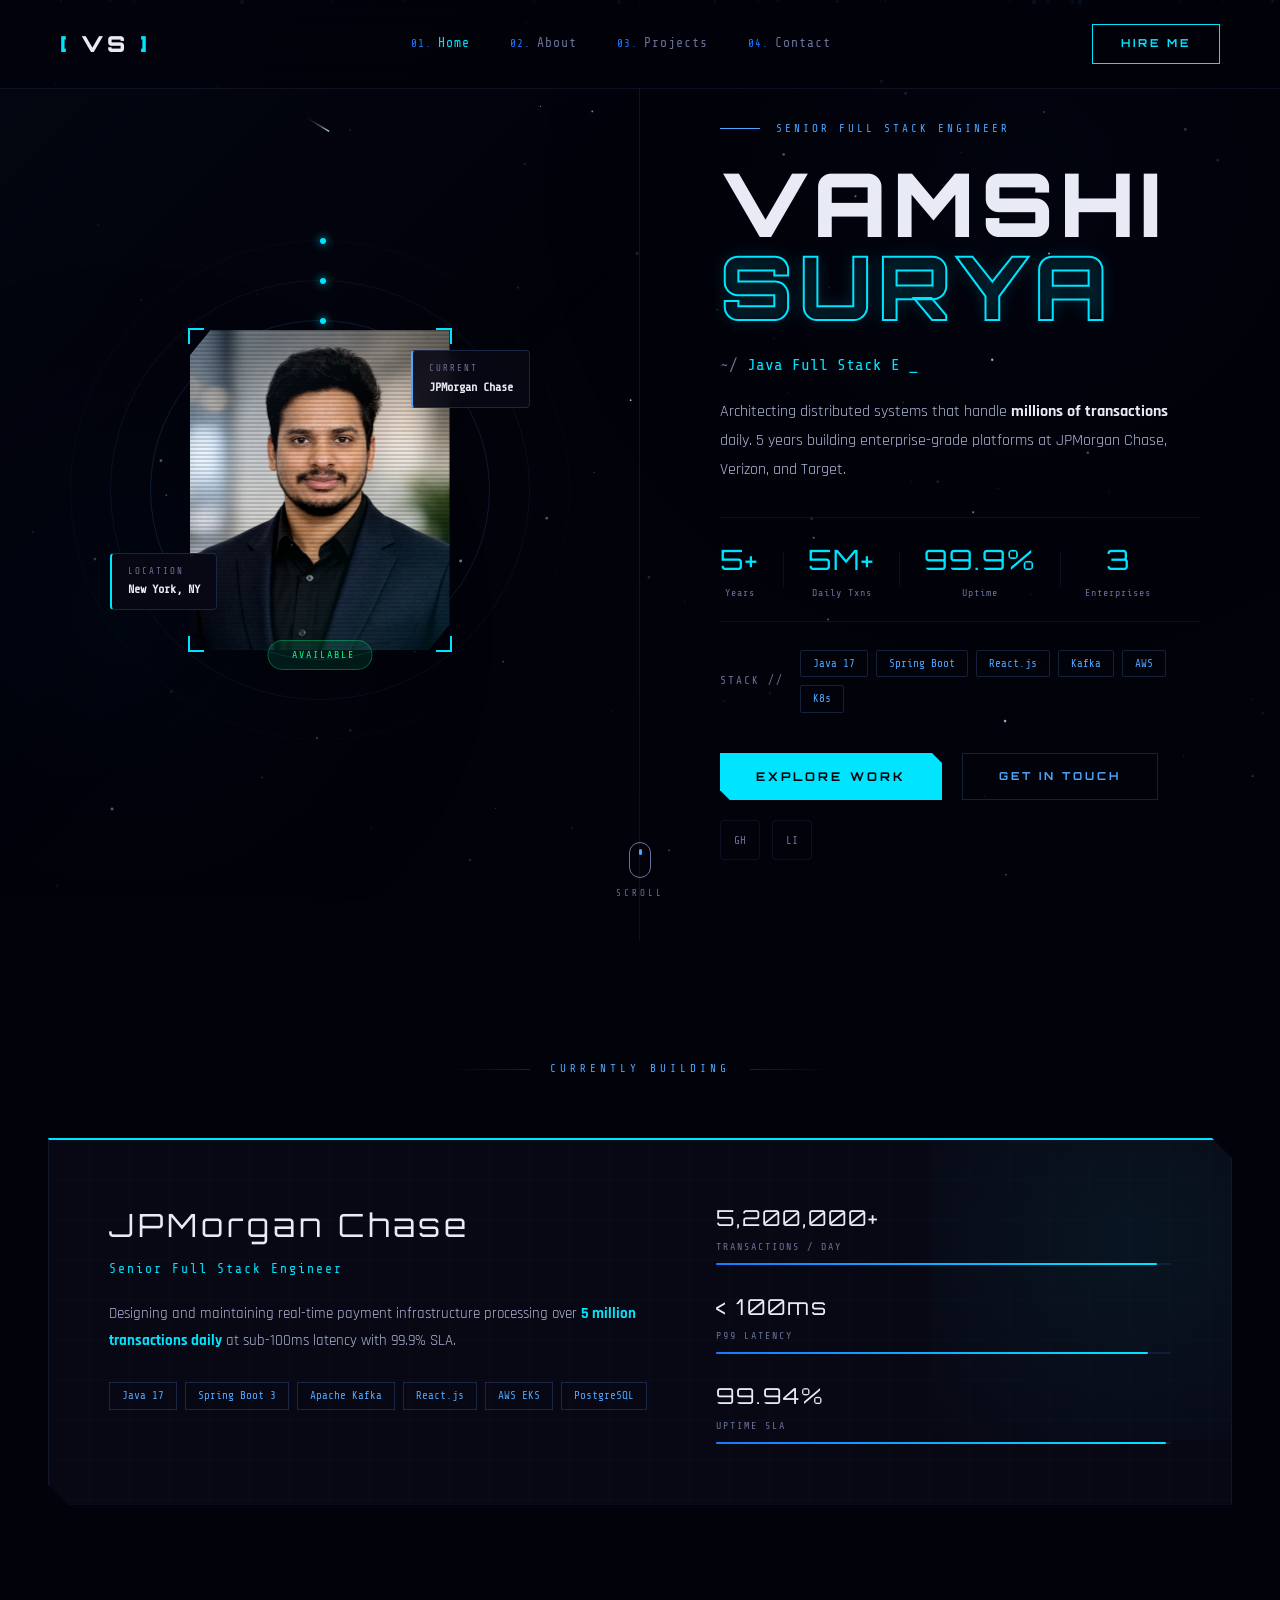
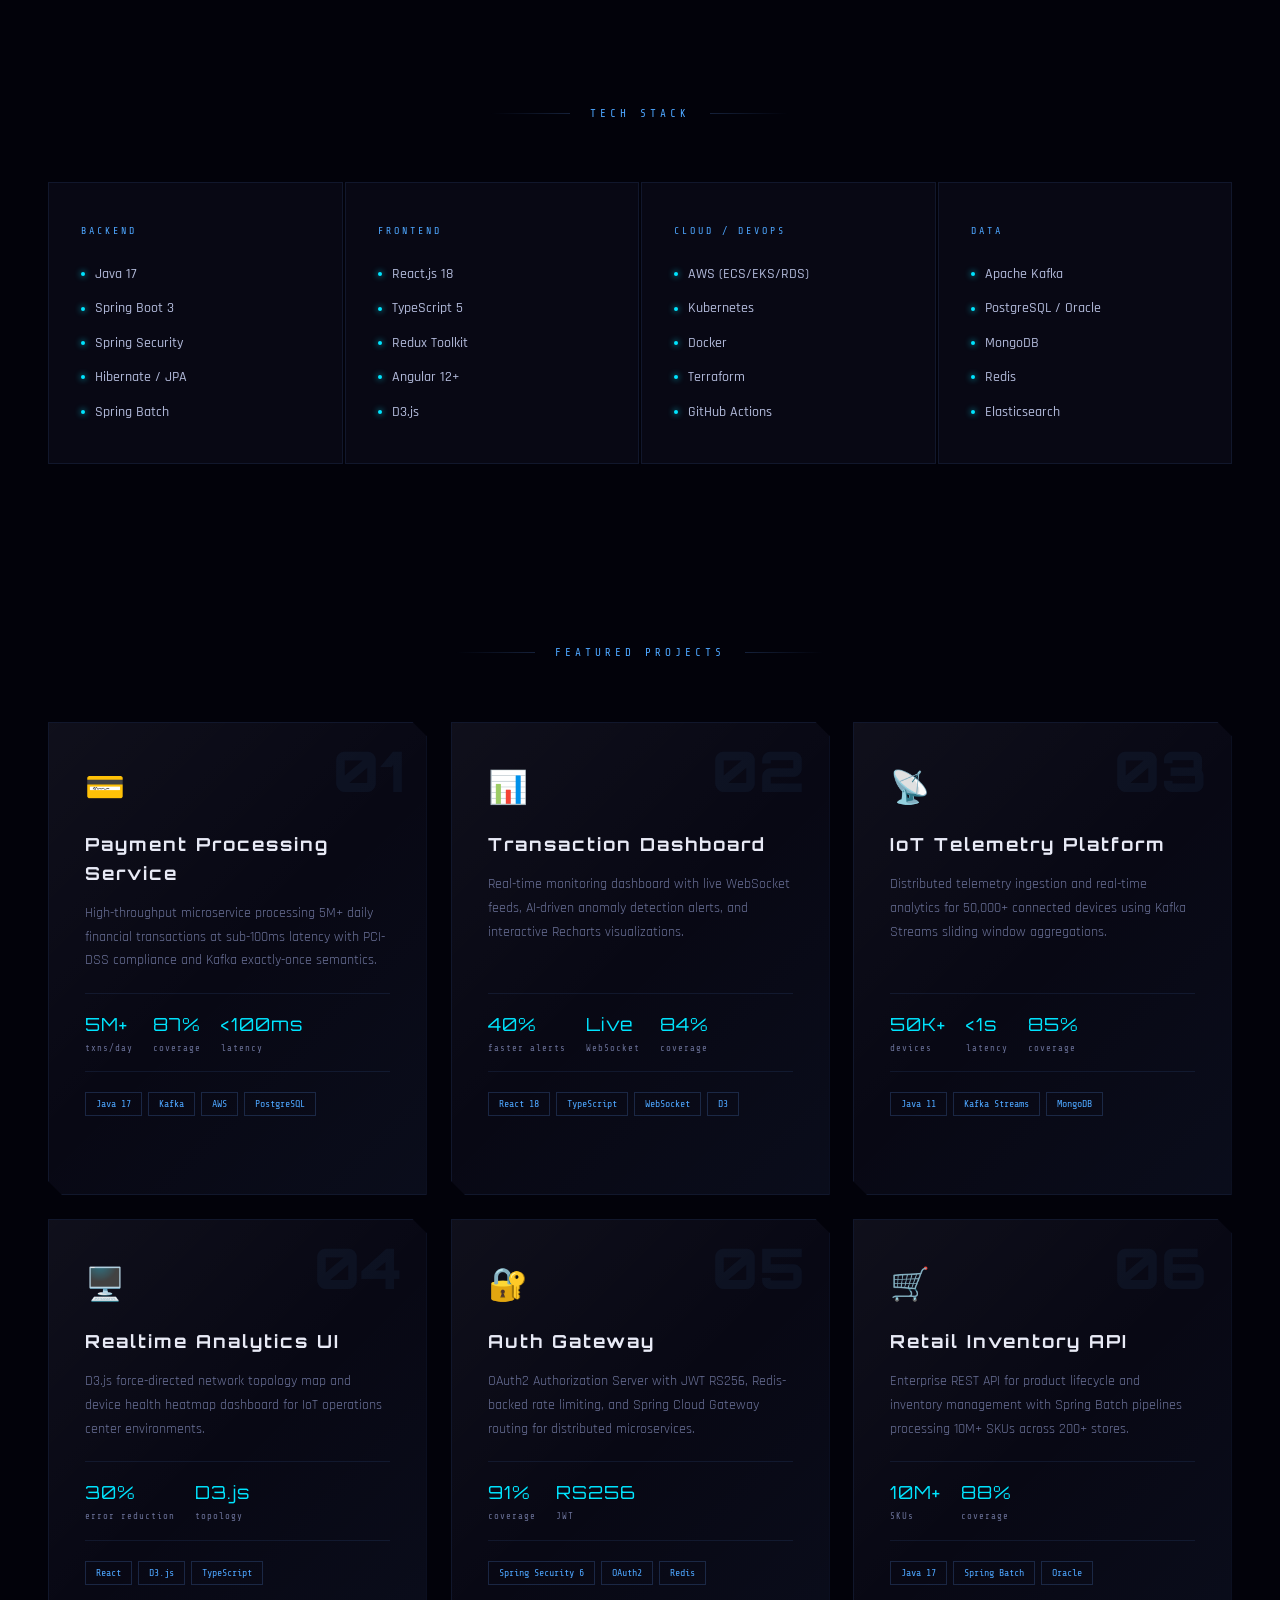
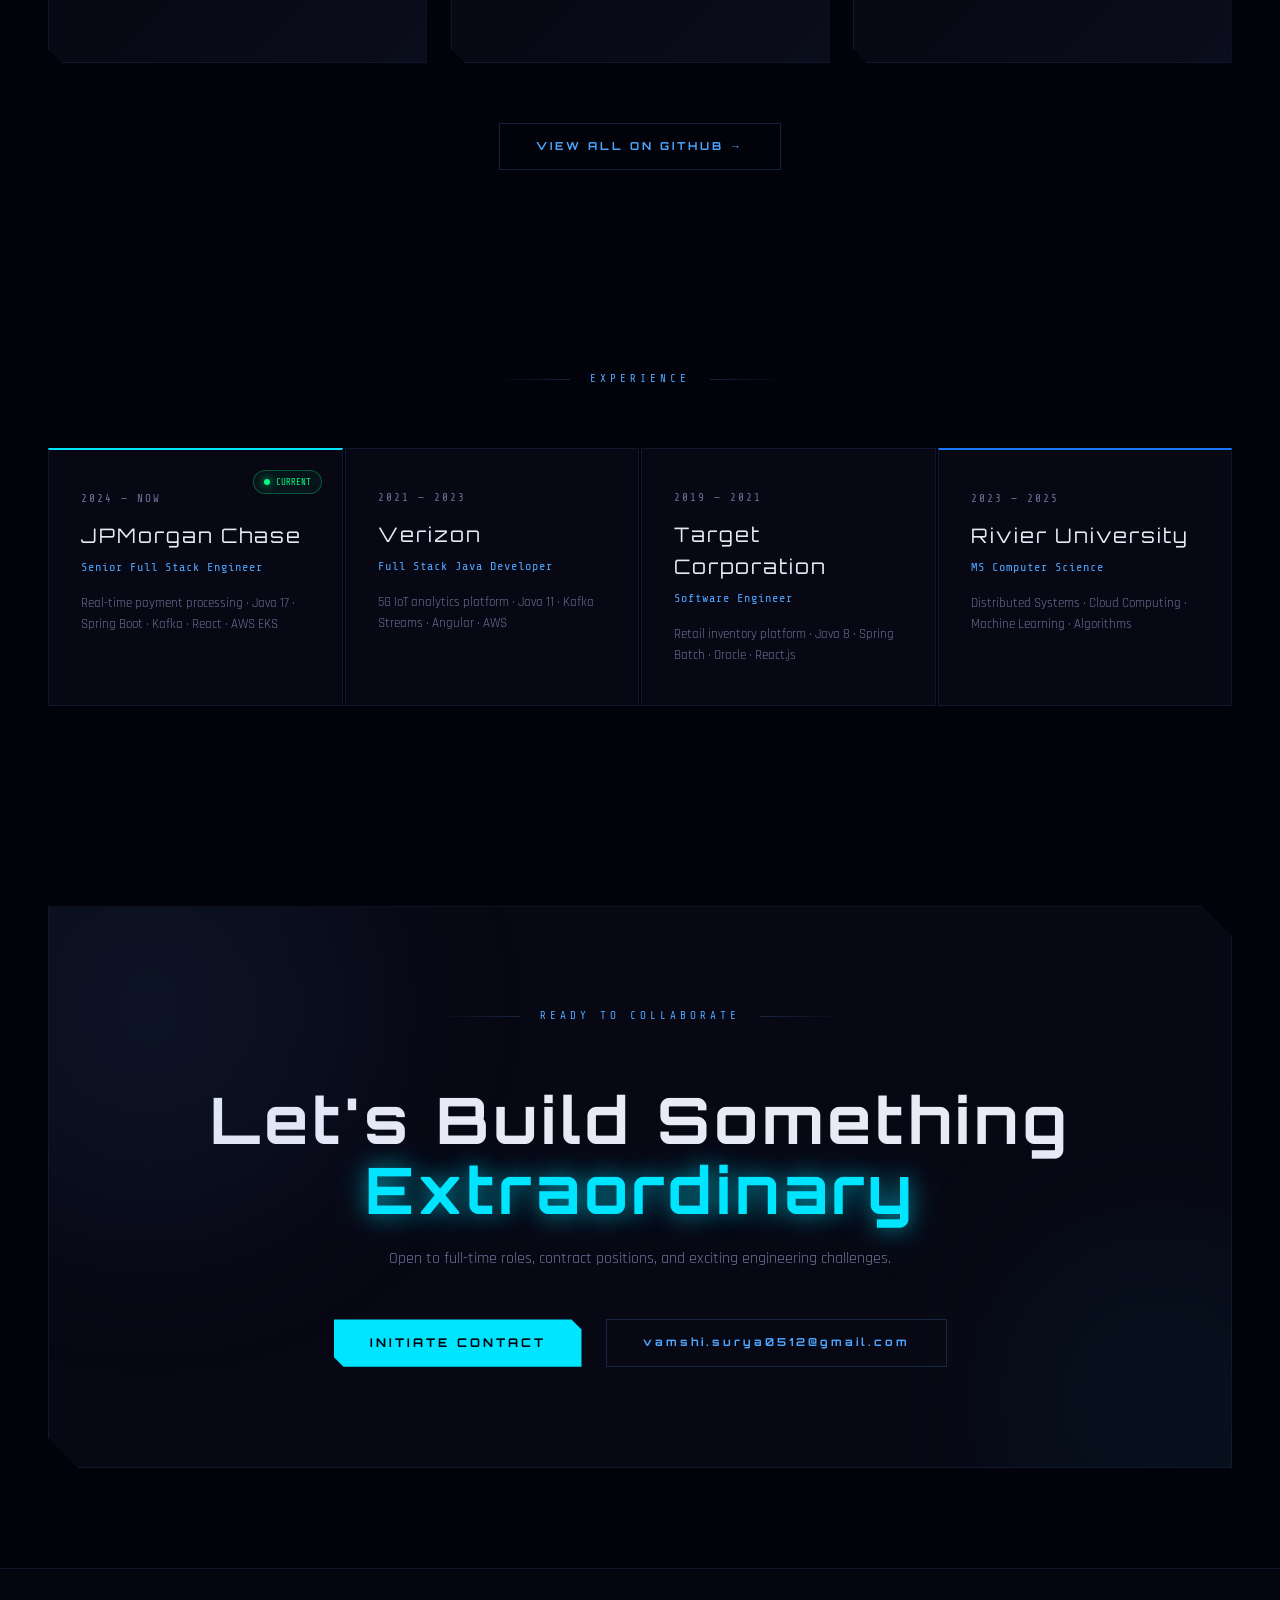
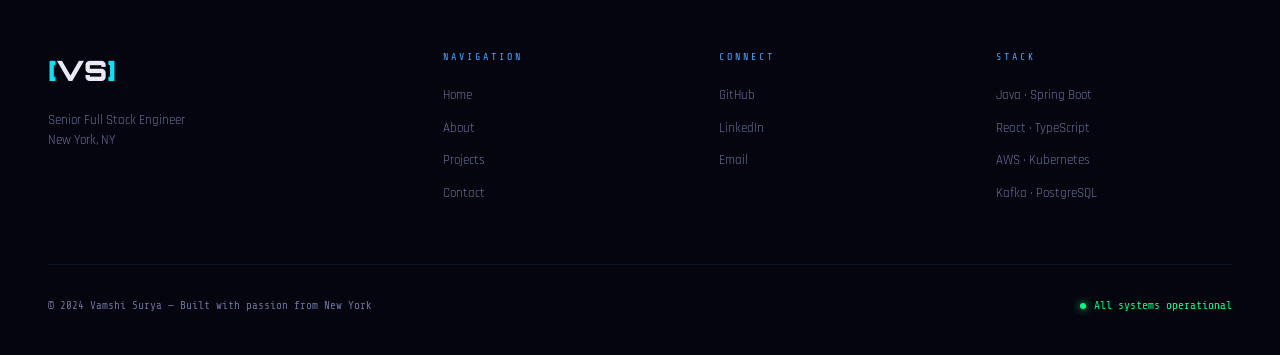
<file: index.html>
<!DOCTYPE html>
<html lang="en">
<head>
  <meta charset="UTF-8"/>
  <meta name="viewport" content="width=device-width, initial-scale=1.0"/>
  <title>Vamshi Surya — Senior Full Stack Engineer</title>
  <link rel="stylesheet" href="style.css"/>
  <link href="https://fonts.googleapis.com/css2?family=Orbitron:wght@400;700;900&family=Rajdhani:wght@300;400;500;600;700&family=Share+Tech+Mono&display=swap" rel="stylesheet"/>
</head>
<body>

  <!-- STAR CANVAS -->
  <canvas id="starfield"></canvas>

  <!-- FLOATING PARTICLES -->
  <div class="particles" id="particles"></div>

  <!-- NAV -->
  <nav class="nav" id="nav">
    <div class="nav-logo">
      <span class="logo-bracket">[</span>
      <span class="logo-text">VS</span>
      <span class="logo-bracket">]</span>
    </div>
    <ul class="nav-links" id="navLinks">
      <li><a href="index.html" class="active"><span class="nav-num">01.</span>Home</a></li>
      <li><a href="about.html"><span class="nav-num">02.</span>About</a></li>
      <li><a href="projects.html"><span class="nav-num">03.</span>Projects</a></li>
      <li><a href="contact.html"><span class="nav-num">04.</span>Contact</a></li>
    </ul>
    <a href="contact.html" class="nav-cta">
      <span class="cta-text">HIRE ME</span>
      <span class="cta-line"></span>
    </a>
    <button class="nav-toggle" id="navToggle">
      <span></span><span></span><span></span>
    </button>
  </nav>

  <!-- HERO SPLIT SCREEN -->
  <section class="hero" id="hero">

    <!-- LEFT: PHOTO -->
    <div class="hero-left">
      <div class="photo-container">
        <div class="photo-rings">
          <div class="ring ring-1"></div>
          <div class="ring ring-2"></div>
          <div class="ring ring-3"></div>
        </div>
        <div class="photo-wrap">
          <img src="photo.png" alt="Vamshi Surya" class="hero-photo"/>
          <div class="photo-overlay"></div>
          <div class="photo-scanlines"></div>
        </div>
        <div class="photo-corner tl"></div>
        <div class="photo-corner tr"></div>
        <div class="photo-corner bl"></div>
        <div class="photo-corner br"></div>
        <!-- Floating data badges -->
        <div class="data-badge badge-top">
          <span class="db-label">CURRENT</span>
          <span class="db-val">JPMorgan Chase</span>
        </div>
        <div class="data-badge badge-bottom">
          <span class="db-label">LOCATION</span>
          <span class="db-val">New York, NY</span>
        </div>
        <div class="status-indicator">
          <span class="status-dot"></span>
          <span>AVAILABLE</span>
        </div>
      </div>
    </div>

    <!-- RIGHT: TEXT -->
    <div class="hero-right">
      <div class="hero-content">
        <div class="hero-eyebrow">
          <span class="eyebrow-line"></span>
          <span class="eyebrow-text">SENIOR FULL STACK ENGINEER</span>
        </div>

        <h1 class="hero-name">
          <span class="name-line" data-text="VAMSHI">VAMSHI</span>
          <span class="name-line accent-line" data-text="SURYA">SURYA</span>
        </h1>

        <div class="hero-tagline">
          <span class="tagline-prefix">~/</span>
          <span class="tagline-typed" id="typed"></span>
          <span class="cursor-blink">_</span>
        </div>

        <p class="hero-desc">
          Architecting distributed systems that handle <strong>millions of transactions</strong> daily. 
          5 years building enterprise-grade platforms at JPMorgan Chase, Verizon, and Target.
        </p>

        <div class="hero-stats-row">
          <div class="hstat">
            <div class="hstat-val">5+</div>
            <div class="hstat-label">Years</div>
          </div>
          <div class="hstat-sep"></div>
          <div class="hstat">
            <div class="hstat-val">5M+</div>
            <div class="hstat-label">Daily Txns</div>
          </div>
          <div class="hstat-sep"></div>
          <div class="hstat">
            <div class="hstat-val">99.9%</div>
            <div class="hstat-label">Uptime</div>
          </div>
          <div class="hstat-sep"></div>
          <div class="hstat">
            <div class="hstat-val">3</div>
            <div class="hstat-label">Enterprises</div>
          </div>
        </div>

        <div class="hero-stack">
          <span class="stack-label">STACK //</span>
          <div class="stack-pills">
            <span>Java 17</span>
            <span>Spring Boot</span>
            <span>React.js</span>
            <span>Kafka</span>
            <span>AWS</span>
            <span>K8s</span>
          </div>
        </div>

        <div class="hero-actions">
          <a href="projects.html" class="btn-space">
            <span class="btn-inner">EXPLORE WORK</span>
            <div class="btn-glow"></div>
          </a>
          <a href="contact.html" class="btn-outline">GET IN TOUCH</a>
          <div class="social-links">
            <a href="https://github.com/vamshisurya0512" target="_blank" class="social-link">GH</a>
            <a href="https://linkedin.com/in/vamshi-surya0512" target="_blank" class="social-link">LI</a>
          </div>
        </div>
      </div>
    </div>

    <!-- SCROLL HINT -->
    <div class="scroll-hint">
      <div class="scroll-mouse">
        <div class="scroll-wheel"></div>
      </div>
      <span>SCROLL</span>
    </div>
  </section>

  <!-- CURRENTLY SECTION -->
  <section class="currently-section reveal-section">
    <div class="container">
      <div class="section-label">
        <span class="sl-line"></span>
        <span class="sl-text">CURRENTLY BUILDING</span>
        <span class="sl-line"></span>
      </div>
      <div class="currently-card">
        <div class="cc-glow"></div>
        <div class="cc-grid"></div>
        <div class="cc-left">
          <div class="cc-company">JPMorgan Chase</div>
          <div class="cc-role">Senior Full Stack Engineer</div>
          <p>Designing and maintaining real-time payment infrastructure processing over <strong>5 million transactions daily</strong> at sub-100ms latency with 99.9% SLA.</p>
          <div class="cc-tags">
            <span>Java 17</span><span>Spring Boot 3</span><span>Apache Kafka</span>
            <span>React.js</span><span>AWS EKS</span><span>PostgreSQL</span>
          </div>
        </div>
        <div class="cc-right">
          <div class="cc-metric">
            <div class="ccm-val">5,200,000+</div>
            <div class="ccm-label">TRANSACTIONS / DAY</div>
            <div class="ccm-bar"><div class="ccm-fill" style="width:97%"></div></div>
          </div>
          <div class="cc-metric">
            <div class="ccm-val">&lt; 100ms</div>
            <div class="ccm-label">P99 LATENCY</div>
            <div class="ccm-bar"><div class="ccm-fill" style="width:95%"></div></div>
          </div>
          <div class="cc-metric">
            <div class="ccm-val">99.94%</div>
            <div class="ccm-label">UPTIME SLA</div>
            <div class="ccm-bar"><div class="ccm-fill" style="width:99%"></div></div>
          </div>
        </div>
      </div>
    </div>
  </section>

  <!-- TECH ORBIT -->
  <section class="orbit-section reveal-section">
    <div class="container">
      <div class="section-label">
        <span class="sl-line"></span>
        <span class="sl-text">TECH STACK</span>
        <span class="sl-line"></span>
      </div>
      <div class="orbit-grid">
        <div class="orbit-category">
          <div class="oc-title">BACKEND</div>
          <div class="oc-items">
            <div class="oc-item"><span class="oci-dot"></span>Java 17</div>
            <div class="oc-item"><span class="oci-dot"></span>Spring Boot 3</div>
            <div class="oc-item"><span class="oci-dot"></span>Spring Security</div>
            <div class="oc-item"><span class="oci-dot"></span>Hibernate / JPA</div>
            <div class="oc-item"><span class="oci-dot"></span>Spring Batch</div>
          </div>
        </div>
        <div class="orbit-category">
          <div class="oc-title">FRONTEND</div>
          <div class="oc-items">
            <div class="oc-item"><span class="oci-dot"></span>React.js 18</div>
            <div class="oc-item"><span class="oci-dot"></span>TypeScript 5</div>
            <div class="oc-item"><span class="oci-dot"></span>Redux Toolkit</div>
            <div class="oc-item"><span class="oci-dot"></span>Angular 12+</div>
            <div class="oc-item"><span class="oci-dot"></span>D3.js</div>
          </div>
        </div>
        <div class="orbit-category">
          <div class="oc-title">CLOUD / DEVOPS</div>
          <div class="oc-items">
            <div class="oc-item"><span class="oci-dot"></span>AWS (ECS/EKS/RDS)</div>
            <div class="oc-item"><span class="oci-dot"></span>Kubernetes</div>
            <div class="oc-item"><span class="oci-dot"></span>Docker</div>
            <div class="oc-item"><span class="oci-dot"></span>Terraform</div>
            <div class="oc-item"><span class="oci-dot"></span>GitHub Actions</div>
          </div>
        </div>
        <div class="orbit-category">
          <div class="oc-title">DATA</div>
          <div class="oc-items">
            <div class="oc-item"><span class="oci-dot"></span>Apache Kafka</div>
            <div class="oc-item"><span class="oci-dot"></span>PostgreSQL / Oracle</div>
            <div class="oc-item"><span class="oci-dot"></span>MongoDB</div>
            <div class="oc-item"><span class="oci-dot"></span>Redis</div>
            <div class="oc-item"><span class="oci-dot"></span>Elasticsearch</div>
          </div>
        </div>
      </div>
    </div>
  </section>

  <!-- FEATURED PROJECTS -->
  <section class="projects-section reveal-section">
    <div class="container">
      <div class="section-label">
        <span class="sl-line"></span>
        <span class="sl-text">FEATURED PROJECTS</span>
        <span class="sl-line"></span>
      </div>
      <div class="projects-3d-grid">

        <div class="card-3d" onclick="window.open('https://github.com/vamshisurya0512/payment-processing-service','_blank')">
          <div class="card-3d-inner">
            <div class="card-glow"></div>
            <div class="card-number">01</div>
            <div class="card-icon">💳</div>
            <h3>Payment Processing Service</h3>
            <p>High-throughput microservice processing 5M+ daily financial transactions at sub-100ms latency with PCI-DSS compliance and Kafka exactly-once semantics.</p>
            <div class="card-metrics">
              <div class="cm"><span class="cm-v">5M+</span><span class="cm-l">txns/day</span></div>
              <div class="cm"><span class="cm-v">87%</span><span class="cm-l">coverage</span></div>
              <div class="cm"><span class="cm-v">&lt;100ms</span><span class="cm-l">latency</span></div>
            </div>
            <div class="card-tags"><span>Java 17</span><span>Kafka</span><span>AWS</span><span>PostgreSQL</span></div>
            <div class="card-arrow">→ VIEW ON GITHUB</div>
          </div>
          <div class="card-shine"></div>
        </div>

        <div class="card-3d" onclick="window.open('https://github.com/vamshisurya0512/transaction-dashboard','_blank')">
          <div class="card-3d-inner">
            <div class="card-glow"></div>
            <div class="card-number">02</div>
            <div class="card-icon">📊</div>
            <h3>Transaction Dashboard</h3>
            <p>Real-time monitoring dashboard with live WebSocket feeds, AI-driven anomaly detection alerts, and interactive Recharts visualizations.</p>
            <div class="card-metrics">
              <div class="cm"><span class="cm-v">40%</span><span class="cm-l">faster alerts</span></div>
              <div class="cm"><span class="cm-v">Live</span><span class="cm-l">WebSocket</span></div>
              <div class="cm"><span class="cm-v">84%</span><span class="cm-l">coverage</span></div>
            </div>
            <div class="card-tags"><span>React 18</span><span>TypeScript</span><span>WebSocket</span><span>D3</span></div>
            <div class="card-arrow">→ VIEW ON GITHUB</div>
          </div>
          <div class="card-shine"></div>
        </div>

        <div class="card-3d" onclick="window.open('https://github.com/vamshisurya0512/iot-telemetry-platform','_blank')">
          <div class="card-3d-inner">
            <div class="card-glow"></div>
            <div class="card-number">03</div>
            <div class="card-icon">📡</div>
            <h3>IoT Telemetry Platform</h3>
            <p>Distributed telemetry ingestion and real-time analytics for 50,000+ connected devices using Kafka Streams sliding window aggregations.</p>
            <div class="card-metrics">
              <div class="cm"><span class="cm-v">50K+</span><span class="cm-l">devices</span></div>
              <div class="cm"><span class="cm-v">&lt;1s</span><span class="cm-l">latency</span></div>
              <div class="cm"><span class="cm-v">85%</span><span class="cm-l">coverage</span></div>
            </div>
            <div class="card-tags"><span>Java 11</span><span>Kafka Streams</span><span>MongoDB</span></div>
            <div class="card-arrow">→ VIEW ON GITHUB</div>
          </div>
          <div class="card-shine"></div>
        </div>

        <div class="card-3d" onclick="window.open('https://github.com/vamshisurya0512/realtime-analytics-ui','_blank')">
          <div class="card-3d-inner">
            <div class="card-glow"></div>
            <div class="card-number">04</div>
            <div class="card-icon">🖥️</div>
            <h3>Realtime Analytics UI</h3>
            <p>D3.js force-directed network topology map and device health heatmap dashboard for IoT operations center environments.</p>
            <div class="card-metrics">
              <div class="cm"><span class="cm-v">30%</span><span class="cm-l">error reduction</span></div>
              <div class="cm"><span class="cm-v">D3.js</span><span class="cm-l">topology</span></div>
            </div>
            <div class="card-tags"><span>React</span><span>D3.js</span><span>TypeScript</span></div>
            <div class="card-arrow">→ VIEW ON GITHUB</div>
          </div>
          <div class="card-shine"></div>
        </div>

        <div class="card-3d" onclick="window.open('https://github.com/vamshisurya0512/microservices-auth-gateway','_blank')">
          <div class="card-3d-inner">
            <div class="card-glow"></div>
            <div class="card-number">05</div>
            <div class="card-icon">🔐</div>
            <h3>Auth Gateway</h3>
            <p>OAuth2 Authorization Server with JWT RS256, Redis-backed rate limiting, and Spring Cloud Gateway routing for distributed microservices.</p>
            <div class="card-metrics">
              <div class="cm"><span class="cm-v">91%</span><span class="cm-l">coverage</span></div>
              <div class="cm"><span class="cm-v">RS256</span><span class="cm-l">JWT</span></div>
            </div>
            <div class="card-tags"><span>Spring Security 6</span><span>OAuth2</span><span>Redis</span></div>
            <div class="card-arrow">→ VIEW ON GITHUB</div>
          </div>
          <div class="card-shine"></div>
        </div>

        <div class="card-3d" onclick="window.open('https://github.com/vamshisurya0512/retail-inventory-api','_blank')">
          <div class="card-3d-inner">
            <div class="card-glow"></div>
            <div class="card-number">06</div>
            <div class="card-icon">🛒</div>
            <h3>Retail Inventory API</h3>
            <p>Enterprise REST API for product lifecycle and inventory management with Spring Batch pipelines processing 10M+ SKUs across 200+ stores.</p>
            <div class="card-metrics">
              <div class="cm"><span class="cm-v">10M+</span><span class="cm-l">SKUs</span></div>
              <div class="cm"><span class="cm-v">88%</span><span class="cm-l">coverage</span></div>
            </div>
            <div class="card-tags"><span>Java 17</span><span>Spring Batch</span><span>Oracle</span></div>
            <div class="card-arrow">→ VIEW ON GITHUB</div>
          </div>
          <div class="card-shine"></div>
        </div>

      </div>
      <div class="view-all-wrap">
        <a href="https://github.com/vamshisurya0512" target="_blank" class="btn-outline">VIEW ALL ON GITHUB →</a>
      </div>
    </div>
  </section>

  <!-- EXPERIENCE -->
  <section class="exp-section reveal-section">
    <div class="container">
      <div class="section-label">
        <span class="sl-line"></span>
        <span class="sl-text">EXPERIENCE</span>
        <span class="sl-line"></span>
      </div>
      <div class="exp-grid">
        <div class="exp-card active-exp">
          <div class="exp-year">2024 — NOW</div>
          <div class="exp-company">JPMorgan Chase</div>
          <div class="exp-role">Senior Full Stack Engineer</div>
          <p>Real-time payment processing · Java 17 · Spring Boot · Kafka · React · AWS EKS</p>
          <div class="exp-tag-live"><span class="live-dot"></span>CURRENT</div>
        </div>
        <div class="exp-card">
          <div class="exp-year">2021 — 2023</div>
          <div class="exp-company">Verizon</div>
          <div class="exp-role">Full Stack Java Developer</div>
          <p>5G IoT analytics platform · Java 11 · Kafka Streams · Angular · AWS</p>
        </div>
        <div class="exp-card">
          <div class="exp-year">2019 — 2021</div>
          <div class="exp-company">Target Corporation</div>
          <div class="exp-role">Software Engineer</div>
          <p>Retail inventory platform · Java 8 · Spring Batch · Oracle · React.js</p>
        </div>
        <div class="exp-card edu-card">
          <div class="exp-year">2023 — 2025</div>
          <div class="exp-company">Rivier University</div>
          <div class="exp-role">MS Computer Science</div>
          <p>Distributed Systems · Cloud Computing · Machine Learning · Algorithms</p>
        </div>
      </div>
    </div>
  </section>

  <!-- CTA -->
  <section class="cta-section reveal-section">
    <div class="container">
      <div class="cta-wrap">
        <div class="cta-stars"></div>
        <div class="cta-glow-1"></div>
        <div class="cta-glow-2"></div>
        <div class="section-label">
          <span class="sl-line"></span>
          <span class="sl-text">READY TO COLLABORATE</span>
          <span class="sl-line"></span>
        </div>
        <h2 class="cta-title">Let's Build Something<br/><span class="accent-glow">Extraordinary</span></h2>
        <p>Open to full-time roles, contract positions, and exciting engineering challenges.</p>
        <div class="cta-actions">
          <a href="contact.html" class="btn-space">
            <span class="btn-inner">INITIATE CONTACT</span>
            <div class="btn-glow"></div>
          </a>
          <a href="mailto:vamshi.surya0512@gmail.com" class="btn-outline">vamshi.surya0512@gmail.com</a>
        </div>
      </div>
    </div>
  </section>

  <!-- FOOTER -->
  <footer class="footer">
    <div class="container">
      <div class="footer-grid">
        <div class="footer-brand">
          <div class="footer-logo"><span class="logo-bracket">[</span>VS<span class="logo-bracket">]</span></div>
          <p>Senior Full Stack Engineer<br/>New York, NY</p>
        </div>
        <div class="footer-nav">
          <div class="fn-title">NAVIGATION</div>
          <a href="index.html">Home</a>
          <a href="about.html">About</a>
          <a href="projects.html">Projects</a>
          <a href="contact.html">Contact</a>
        </div>
        <div class="footer-nav">
          <div class="fn-title">CONNECT</div>
          <a href="https://github.com/vamshisurya0512" target="_blank">GitHub</a>
          <a href="https://linkedin.com/in/vamshi-surya0512" target="_blank">LinkedIn</a>
          <a href="mailto:vamshi.surya0512@gmail.com">Email</a>
        </div>
        <div class="footer-nav">
          <div class="fn-title">STACK</div>
          <span>Java · Spring Boot</span>
          <span>React · TypeScript</span>
          <span>AWS · Kubernetes</span>
          <span>Kafka · PostgreSQL</span>
        </div>
      </div>
      <div class="footer-bottom">
        <span>© 2024 Vamshi Surya — Built with passion from New York</span>
        <span class="footer-status"><span class="live-dot"></span>All systems operational</span>
      </div>
    </div>
  </footer>

  <script src="script.js"></script>
</body>
</html>
</file>
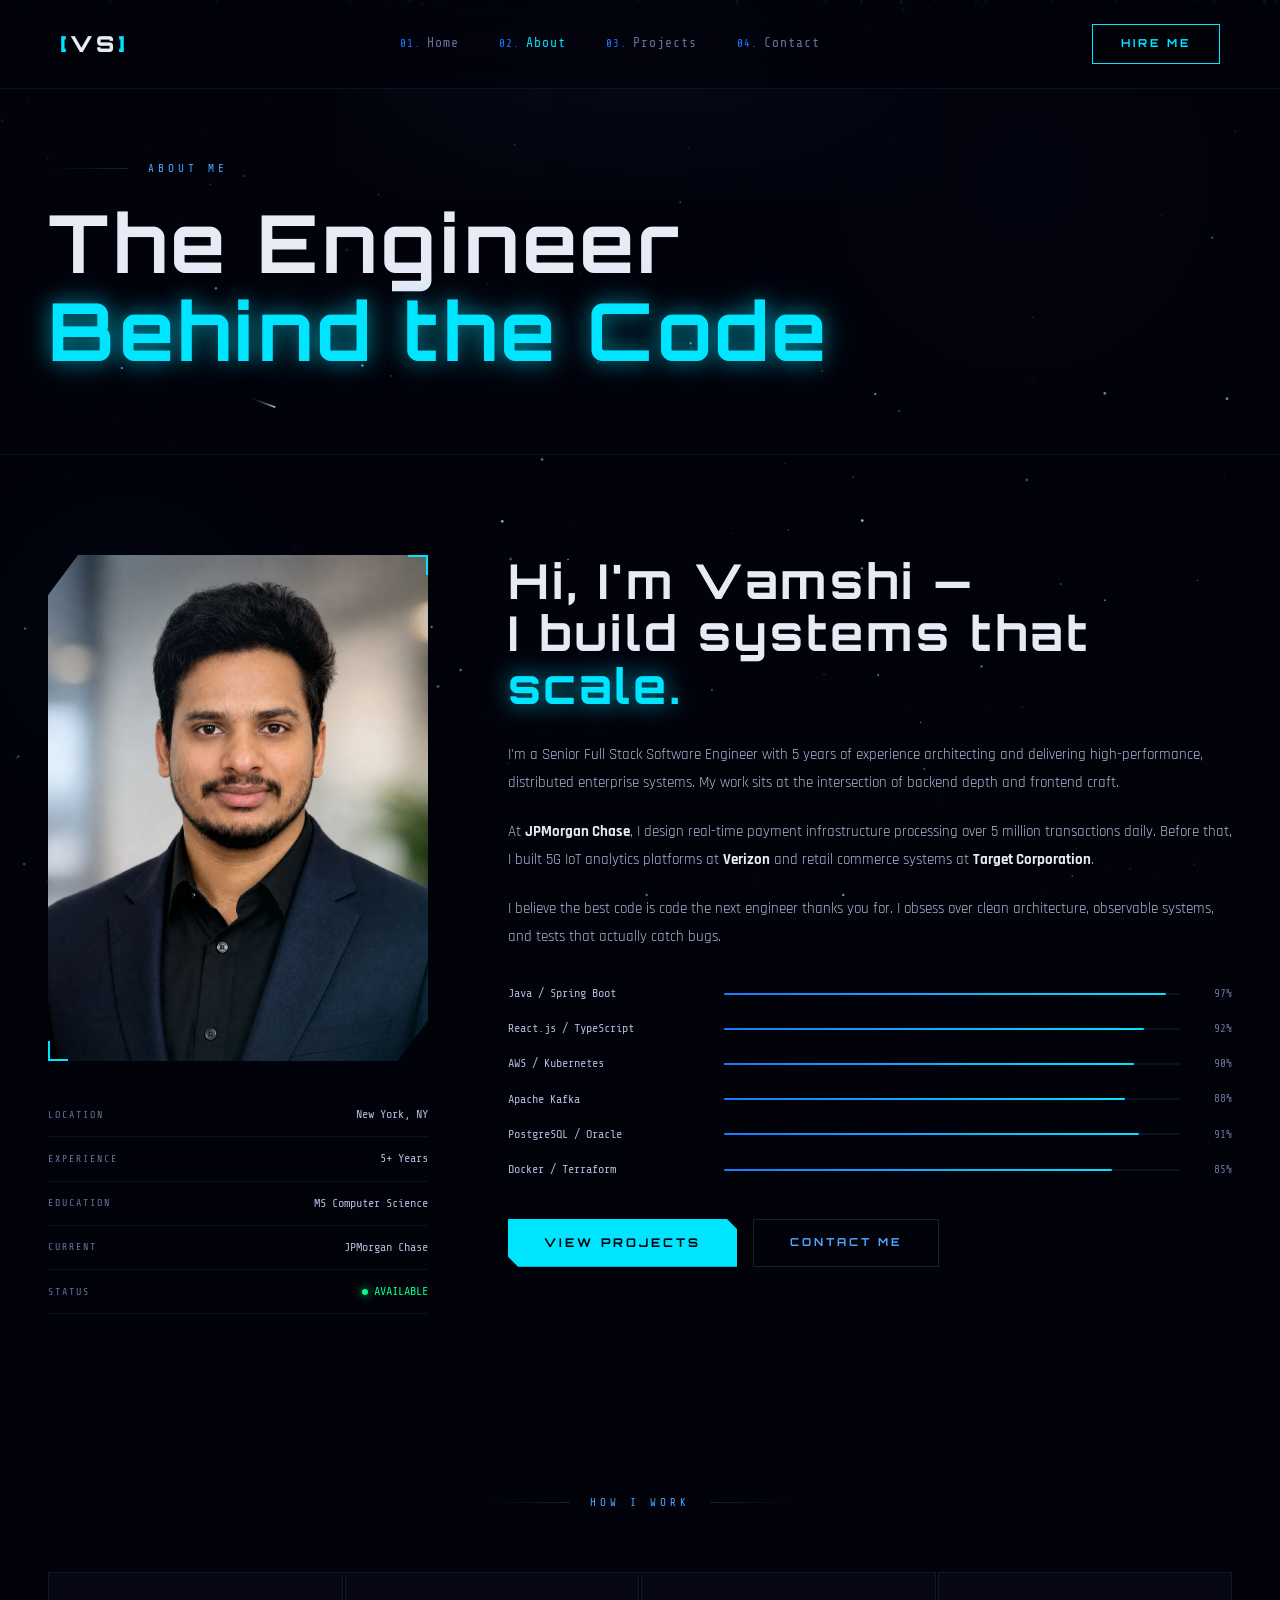
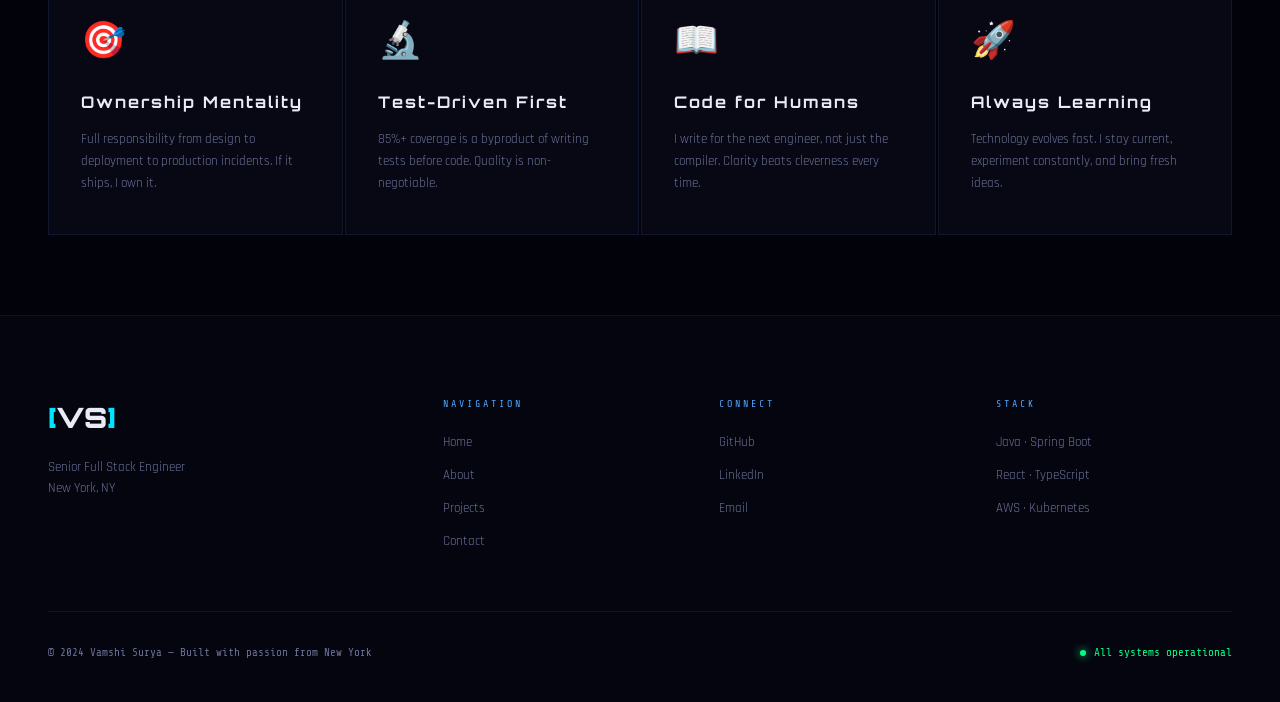
<file: about.html>
<!DOCTYPE html>
<html lang="en">
<head>
  <meta charset="UTF-8"/>
  <meta name="viewport" content="width=device-width, initial-scale=1.0"/>
  <title>About — Vamshi Surya</title>
  <link rel="stylesheet" href="style.css"/>
  <link href="https://fonts.googleapis.com/css2?family=Orbitron:wght@400;700;900&family=Rajdhani:wght@300;400;500;600;700&family=Share+Tech+Mono&display=swap" rel="stylesheet"/>
</head>
<body>
  <canvas id="starfield"></canvas>
  <div class="particles" id="particles"></div>

  <nav class="nav" id="nav">
    <div class="nav-logo"><span class="logo-bracket">[</span><span class="logo-text">VS</span><span class="logo-bracket">]</span></div>
    <ul class="nav-links" id="navLinks">
      <li><a href="index.html"><span class="nav-num">01.</span>Home</a></li>
      <li><a href="about.html" class="active"><span class="nav-num">02.</span>About</a></li>
      <li><a href="projects.html"><span class="nav-num">03.</span>Projects</a></li>
      <li><a href="contact.html"><span class="nav-num">04.</span>Contact</a></li>
    </ul>
    <a href="contact.html" class="nav-cta"><span class="cta-text">HIRE ME</span><span class="cta-line"></span></a>
    <button class="nav-toggle" id="navToggle"><span></span><span></span><span></span></button>
  </nav>

  <!-- PAGE HEADER -->
  <section class="page-header">
    <div class="ph-glow"></div>
    <div class="container">
      <div class="section-label" style="justify-content:flex-start;margin-bottom:20px">
        <span class="sl-line" style="width:40px"></span>
        <span class="sl-text">ABOUT ME</span>
      </div>
      <h1 class="page-title">The Engineer<br/><span class="accent-glow">Behind the Code</span></h1>
    </div>
  </section>

  <!-- ABOUT GRID -->
  <section class="about-section">
    <div class="container">
      <div class="about-layout">

        <!-- PHOTO -->
        <div class="about-photo-col">
          <div class="about-photo-wrap">
            <div class="about-rings">
              <div class="ar-1"></div>
              <div class="ar-2"></div>
            </div>
            <img src="photo.png" alt="Vamshi Surya"/>
            <div class="about-photo-overlay"></div>
            <div class="about-corners">
              <div class="ac tl"></div><div class="ac tr"></div>
              <div class="ac bl"></div><div class="ac br"></div>
            </div>
          </div>
          <div class="about-facts">
            <div class="af-row"><span class="af-label">LOCATION</span><span class="af-val">New York, NY</span></div>
            <div class="af-row"><span class="af-label">EXPERIENCE</span><span class="af-val">5+ Years</span></div>
            <div class="af-row"><span class="af-label">EDUCATION</span><span class="af-val">MS Computer Science</span></div>
            <div class="af-row"><span class="af-label">CURRENT</span><span class="af-val">JPMorgan Chase</span></div>
            <div class="af-row"><span class="af-label">STATUS</span><span class="af-val available-text"><span class="live-dot"></span> AVAILABLE</span></div>
          </div>
        </div>

        <!-- TEXT -->
        <div class="about-text-col">
          <h2>Hi, I'm Vamshi —<br/>I build systems that <span class="accent-glow">scale.</span></h2>
          <p>I'm a Senior Full Stack Software Engineer with 5 years of experience architecting and delivering high-performance, distributed enterprise systems. My work sits at the intersection of backend depth and frontend craft.</p>
          <p>At <strong>JPMorgan Chase</strong>, I design real-time payment infrastructure processing over 5 million transactions daily. Before that, I built 5G IoT analytics platforms at <strong>Verizon</strong> and retail commerce systems at <strong>Target Corporation</strong>.</p>
          <p>I believe the best code is code the next engineer thanks you for. I obsess over clean architecture, observable systems, and tests that actually catch bugs.</p>

          <!-- SKILLS -->
          <div class="skills-block">
            <div class="skill-row"><span class="sk-name">Java / Spring Boot</span><div class="sk-bar"><div class="sk-fill" style="width:97%"></div></div><span class="sk-pct">97%</span></div>
            <div class="skill-row"><span class="sk-name">React.js / TypeScript</span><div class="sk-bar"><div class="sk-fill" style="width:92%"></div></div><span class="sk-pct">92%</span></div>
            <div class="skill-row"><span class="sk-name">AWS / Kubernetes</span><div class="sk-bar"><div class="sk-fill" style="width:90%"></div></div><span class="sk-pct">90%</span></div>
            <div class="skill-row"><span class="sk-name">Apache Kafka</span><div class="sk-bar"><div class="sk-fill" style="width:88%"></div></div><span class="sk-pct">88%</span></div>
            <div class="skill-row"><span class="sk-name">PostgreSQL / Oracle</span><div class="sk-bar"><div class="sk-fill" style="width:91%"></div></div><span class="sk-pct">91%</span></div>
            <div class="skill-row"><span class="sk-name">Docker / Terraform</span><div class="sk-bar"><div class="sk-fill" style="width:85%"></div></div><span class="sk-pct">85%</span></div>
          </div>

          <div class="about-actions">
            <a href="projects.html" class="btn-space"><span class="btn-inner">VIEW PROJECTS</span><div class="btn-glow"></div></a>
            <a href="contact.html" class="btn-outline">CONTACT ME</a>
          </div>
        </div>
      </div>
    </div>
  </section>

  <!-- VALUES -->
  <section class="values-section reveal-section">
    <div class="container">
      <div class="section-label">
        <span class="sl-line"></span>
        <span class="sl-text">HOW I WORK</span>
        <span class="sl-line"></span>
      </div>
      <div class="values-grid">
        <div class="value-card-space">
          <div class="vc-icon">🎯</div>
          <div class="vc-glow"></div>
          <h3>Ownership Mentality</h3>
          <p>Full responsibility from design to deployment to production incidents. If it ships, I own it.</p>
        </div>
        <div class="value-card-space">
          <div class="vc-icon">🔬</div>
          <div class="vc-glow"></div>
          <h3>Test-Driven First</h3>
          <p>85%+ coverage is a byproduct of writing tests before code. Quality is non-negotiable.</p>
        </div>
        <div class="value-card-space">
          <div class="vc-icon">📖</div>
          <div class="vc-glow"></div>
          <h3>Code for Humans</h3>
          <p>I write for the next engineer, not just the compiler. Clarity beats cleverness every time.</p>
        </div>
        <div class="value-card-space">
          <div class="vc-icon">🚀</div>
          <div class="vc-glow"></div>
          <h3>Always Learning</h3>
          <p>Technology evolves fast. I stay current, experiment constantly, and bring fresh ideas.</p>
        </div>
      </div>
    </div>
  </section>

  <footer class="footer">
    <div class="container">
      <div class="footer-grid">
        <div class="footer-brand">
          <div class="footer-logo"><span class="logo-bracket">[</span>VS<span class="logo-bracket">]</span></div>
          <p>Senior Full Stack Engineer<br/>New York, NY</p>
        </div>
        <div class="footer-nav"><div class="fn-title">NAVIGATION</div><a href="index.html">Home</a><a href="about.html">About</a><a href="projects.html">Projects</a><a href="contact.html">Contact</a></div>
        <div class="footer-nav"><div class="fn-title">CONNECT</div><a href="https://github.com/vamshisurya0512" target="_blank">GitHub</a><a href="https://linkedin.com/in/vamshi-surya0512" target="_blank">LinkedIn</a><a href="mailto:vamshi.surya0512@gmail.com">Email</a></div>
        <div class="footer-nav"><div class="fn-title">STACK</div><span>Java · Spring Boot</span><span>React · TypeScript</span><span>AWS · Kubernetes</span></div>
      </div>
      <div class="footer-bottom">
        <span>© 2024 Vamshi Surya — Built with passion from New York</span>
        <span class="footer-status"><span class="live-dot"></span>All systems operational</span>
      </div>
    </div>
  </footer>

  <script src="script.js"></script>
</body>
</html>
</file>
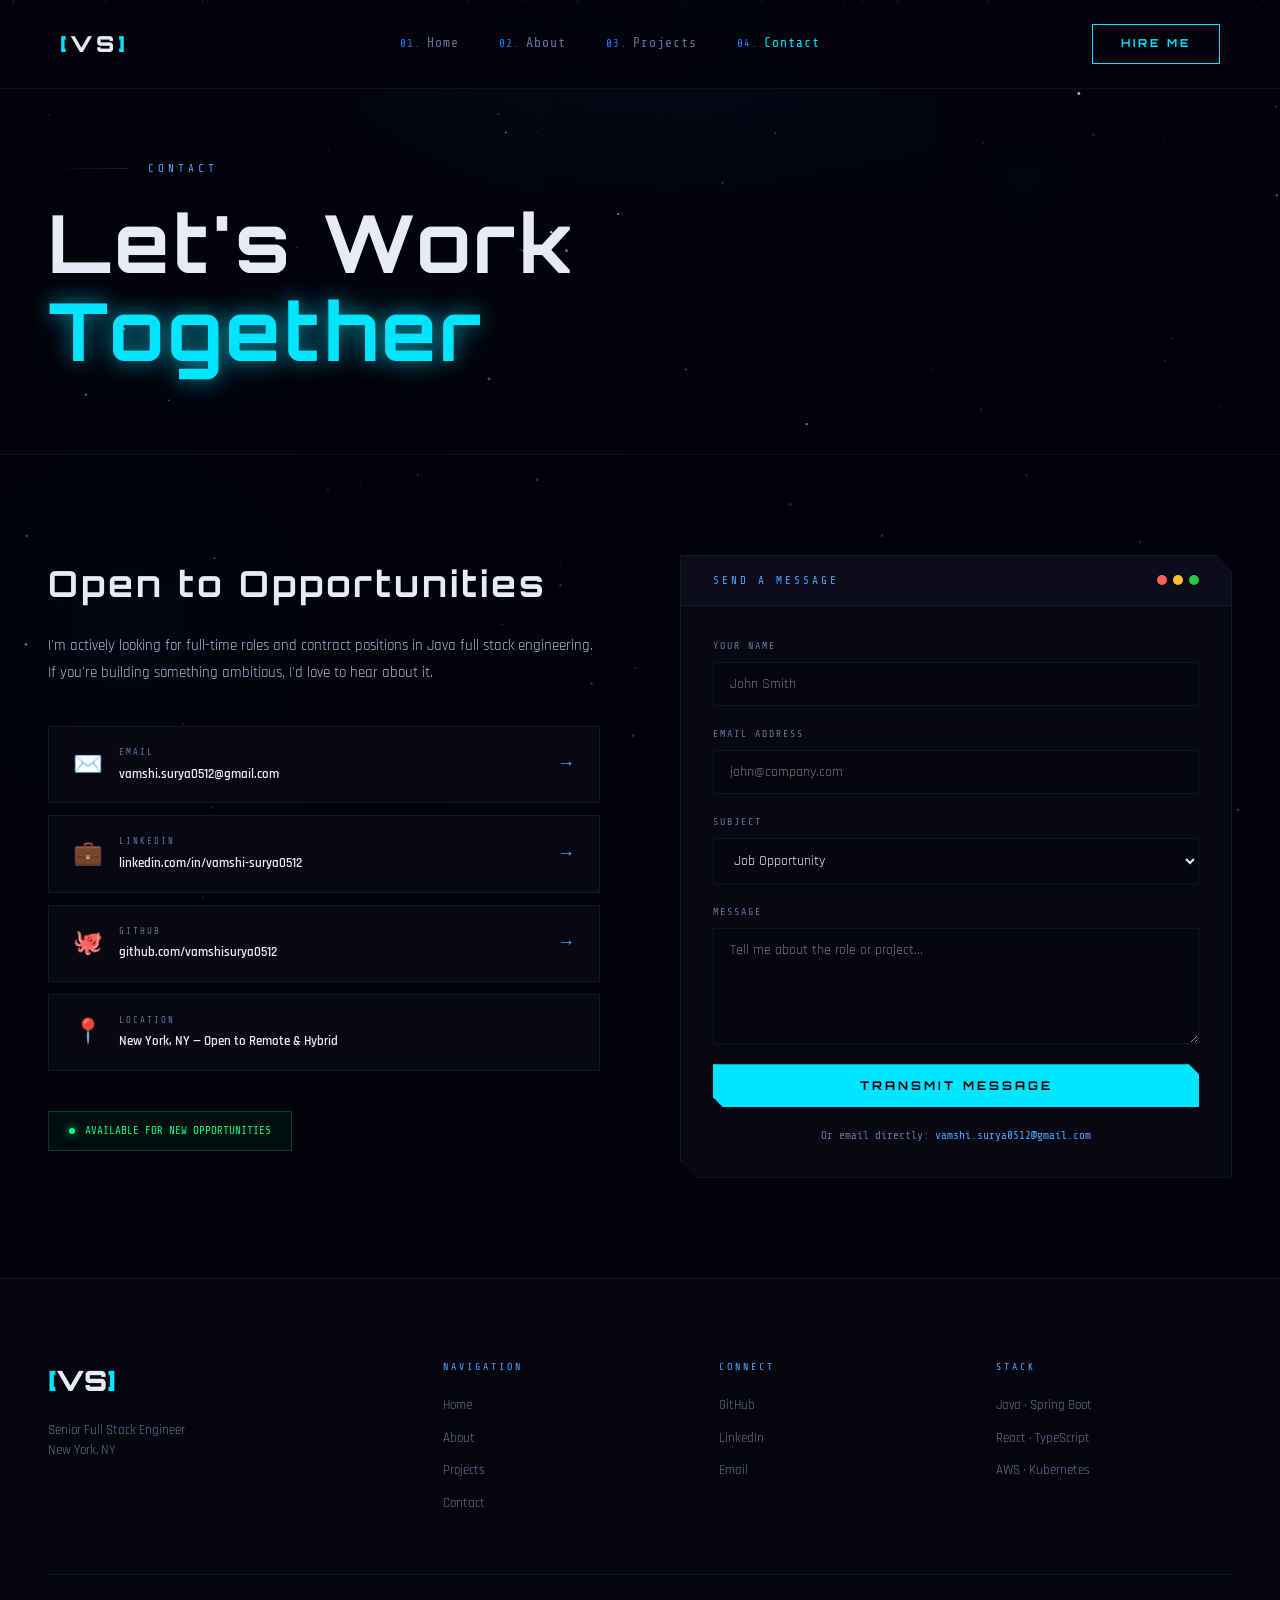
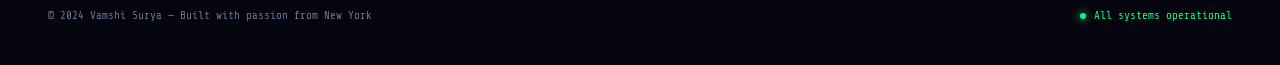
<file: contact.html>
<!DOCTYPE html>
<html lang="en">
<head>
  <meta charset="UTF-8"/>
  <meta name="viewport" content="width=device-width, initial-scale=1.0"/>
  <title>Contact — Vamshi Surya</title>
  <link rel="stylesheet" href="style.css"/>
  <link href="https://fonts.googleapis.com/css2?family=Orbitron:wght@400;700;900&family=Rajdhani:wght@300;400;500;600;700&family=Share+Tech+Mono&display=swap" rel="stylesheet"/>
</head>
<body>
  <canvas id="starfield"></canvas>
  <div class="particles" id="particles"></div>

  <nav class="nav" id="nav">
    <div class="nav-logo"><span class="logo-bracket">[</span><span class="logo-text">VS</span><span class="logo-bracket">]</span></div>
    <ul class="nav-links" id="navLinks">
      <li><a href="index.html"><span class="nav-num">01.</span>Home</a></li>
      <li><a href="about.html"><span class="nav-num">02.</span>About</a></li>
      <li><a href="projects.html"><span class="nav-num">03.</span>Projects</a></li>
      <li><a href="contact.html" class="active"><span class="nav-num">04.</span>Contact</a></li>
    </ul>
    <a href="contact.html" class="nav-cta"><span class="cta-text">HIRE ME</span><span class="cta-line"></span></a>
    <button class="nav-toggle" id="navToggle"><span></span><span></span><span></span></button>
  </nav>

  <section class="page-header">
    <div class="ph-glow"></div>
    <div class="container">
      <div class="section-label" style="justify-content:flex-start;margin-bottom:20px">
        <span class="sl-line" style="width:40px"></span>
        <span class="sl-text">CONTACT</span>
      </div>
      <h1 class="page-title">Let's Work<br/><span class="accent-glow">Together</span></h1>
    </div>
  </section>

  <section class="contact-section">
    <div class="container">
      <div class="contact-layout">

        <div class="contact-left">
          <h2>Open to Opportunities</h2>
          <p>I'm actively looking for full-time roles and contract positions in Java full stack engineering. If you're building something ambitious, I'd love to hear about it.</p>

          <div class="contact-cards-space">
            <a href="mailto:vamshi.surya0512@gmail.com" class="ccs-card">
              <div class="ccs-icon">✉️</div>
              <div class="ccs-glow"></div>
              <div><div class="ccs-label">EMAIL</div><div class="ccs-val">vamshi.surya0512@gmail.com</div></div>
              <span class="ccs-arrow">→</span>
            </a>
            <a href="https://linkedin.com/in/vamshi-surya0512" target="_blank" class="ccs-card">
              <div class="ccs-icon">💼</div>
              <div class="ccs-glow"></div>
              <div><div class="ccs-label">LINKEDIN</div><div class="ccs-val">linkedin.com/in/vamshi-surya0512</div></div>
              <span class="ccs-arrow">→</span>
            </a>
            <a href="https://github.com/vamshisurya0512" target="_blank" class="ccs-card">
              <div class="ccs-icon">🐙</div>
              <div class="ccs-glow"></div>
              <div><div class="ccs-label">GITHUB</div><div class="ccs-val">github.com/vamshisurya0512</div></div>
              <span class="ccs-arrow">→</span>
            </a>
            <div class="ccs-card no-hover">
              <div class="ccs-icon">📍</div>
              <div><div class="ccs-label">LOCATION</div><div class="ccs-val">New York, NY — Open to Remote & Hybrid</div></div>
            </div>
          </div>

          <div class="avail-badge">
            <span class="live-dot"></span>
            AVAILABLE FOR NEW OPPORTUNITIES
          </div>
        </div>

        <div class="contact-right">
          <div class="contact-form-wrap">
            <div class="cfm-header">
              <span class="cfm-title">SEND A MESSAGE</span>
              <div class="cfm-dots"><span></span><span></span><span></span></div>
            </div>
            <form class="contact-form" id="contactForm">
              <div class="fg">
                <label>YOUR NAME</label>
                <input type="text" placeholder="John Smith" required/>
              </div>
              <div class="fg">
                <label>EMAIL ADDRESS</label>
                <input type="email" placeholder="john@company.com" required/>
              </div>
              <div class="fg">
                <label>SUBJECT</label>
                <select>
                  <option>Job Opportunity</option>
                  <option>Contract Project</option>
                  <option>Technical Collaboration</option>
                  <option>Other</option>
                </select>
              </div>
              <div class="fg">
                <label>MESSAGE</label>
                <textarea rows="5" placeholder="Tell me about the role or project..."></textarea>
              </div>
              <button type="submit" class="btn-space form-btn">
                <span class="btn-inner" id="submitText">TRANSMIT MESSAGE</span>
                <div class="btn-glow"></div>
              </button>
              <p class="form-alt">Or email directly: <a href="mailto:vamshi.surya0512@gmail.com">vamshi.surya0512@gmail.com</a></p>
            </form>
          </div>
        </div>

      </div>
    </div>
  </section>

  <footer class="footer">
    <div class="container">
      <div class="footer-grid">
        <div class="footer-brand"><div class="footer-logo"><span class="logo-bracket">[</span>VS<span class="logo-bracket">]</span></div><p>Senior Full Stack Engineer<br/>New York, NY</p></div>
        <div class="footer-nav"><div class="fn-title">NAVIGATION</div><a href="index.html">Home</a><a href="about.html">About</a><a href="projects.html">Projects</a><a href="contact.html">Contact</a></div>
        <div class="footer-nav"><div class="fn-title">CONNECT</div><a href="https://github.com/vamshisurya0512" target="_blank">GitHub</a><a href="https://linkedin.com/in/vamshi-surya0512" target="_blank">LinkedIn</a><a href="mailto:vamshi.surya0512@gmail.com">Email</a></div>
        <div class="footer-nav"><div class="fn-title">STACK</div><span>Java · Spring Boot</span><span>React · TypeScript</span><span>AWS · Kubernetes</span></div>
      </div>
      <div class="footer-bottom">
        <span>© 2024 Vamshi Surya — Built with passion from New York</span>
        <span class="footer-status"><span class="live-dot"></span>All systems operational</span>
      </div>
    </div>
  </footer>

  <script src="script.js"></script>
</body>
</html>
</file>
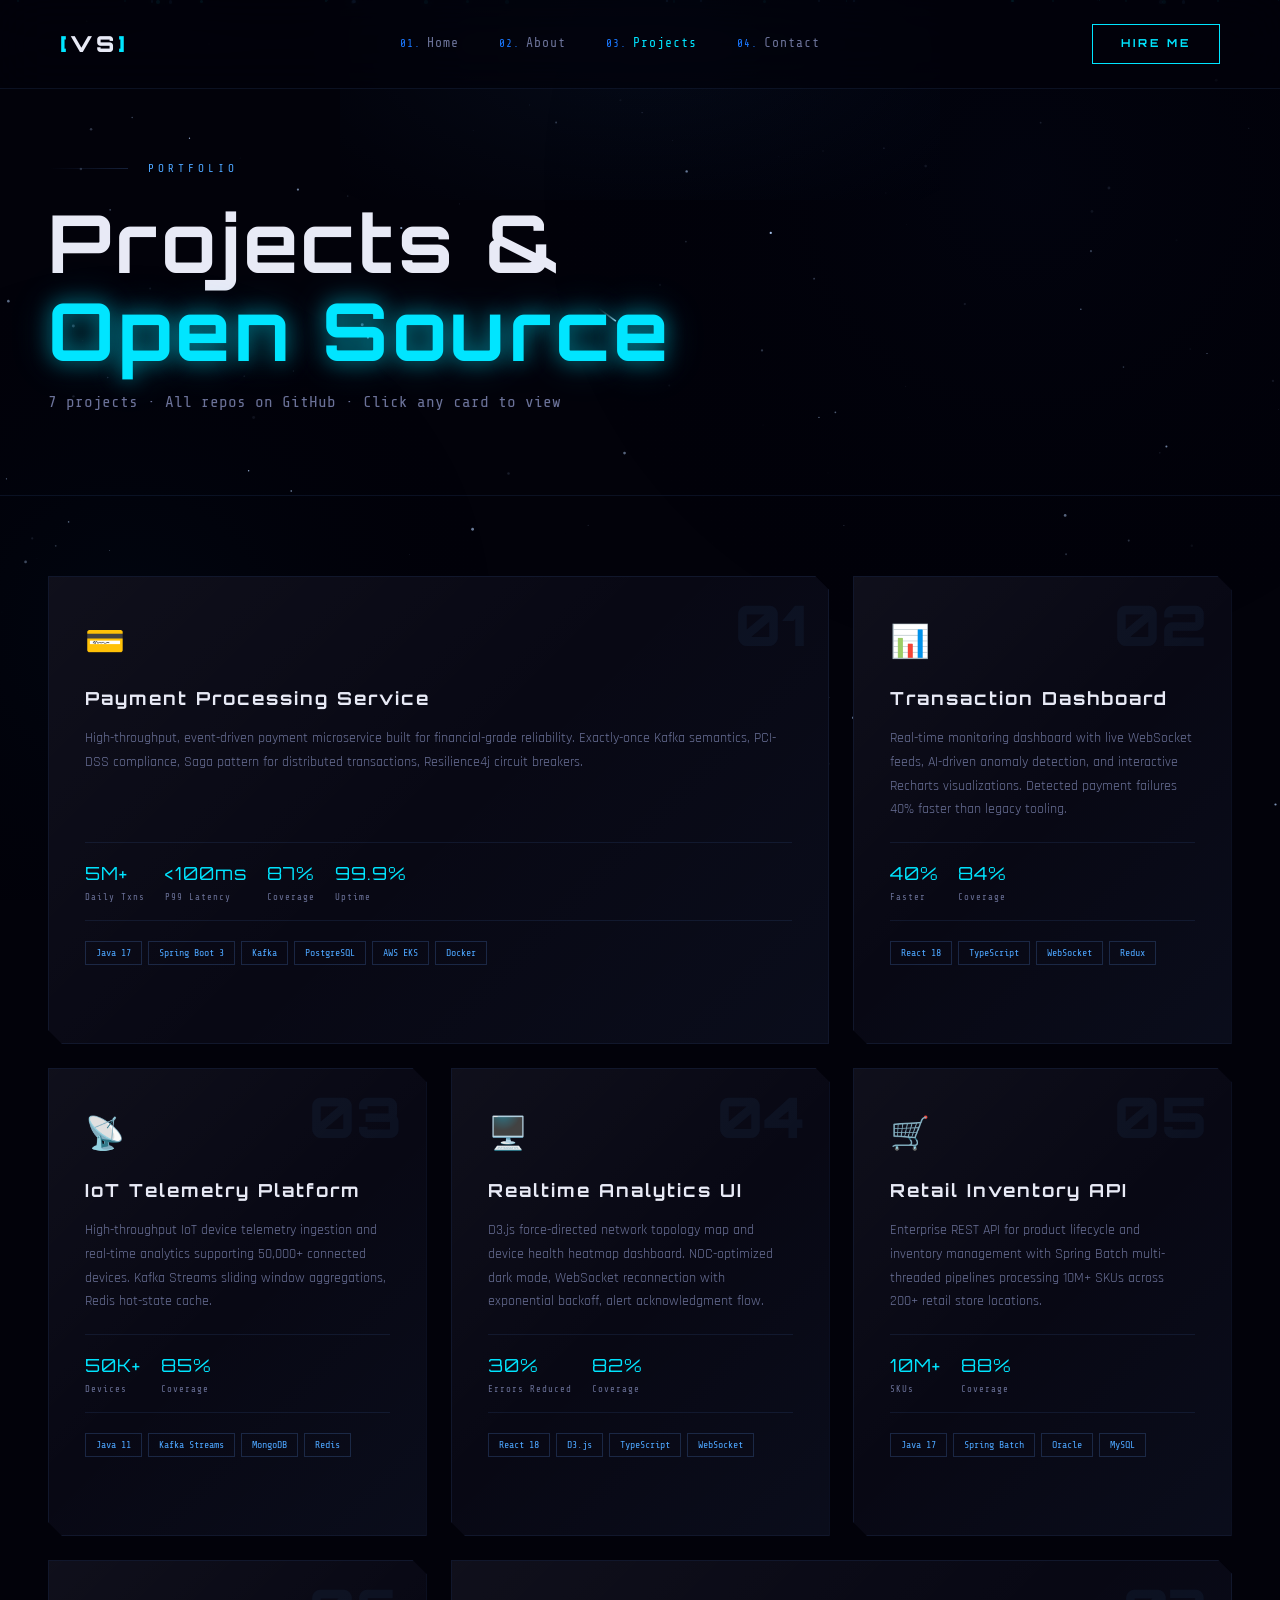
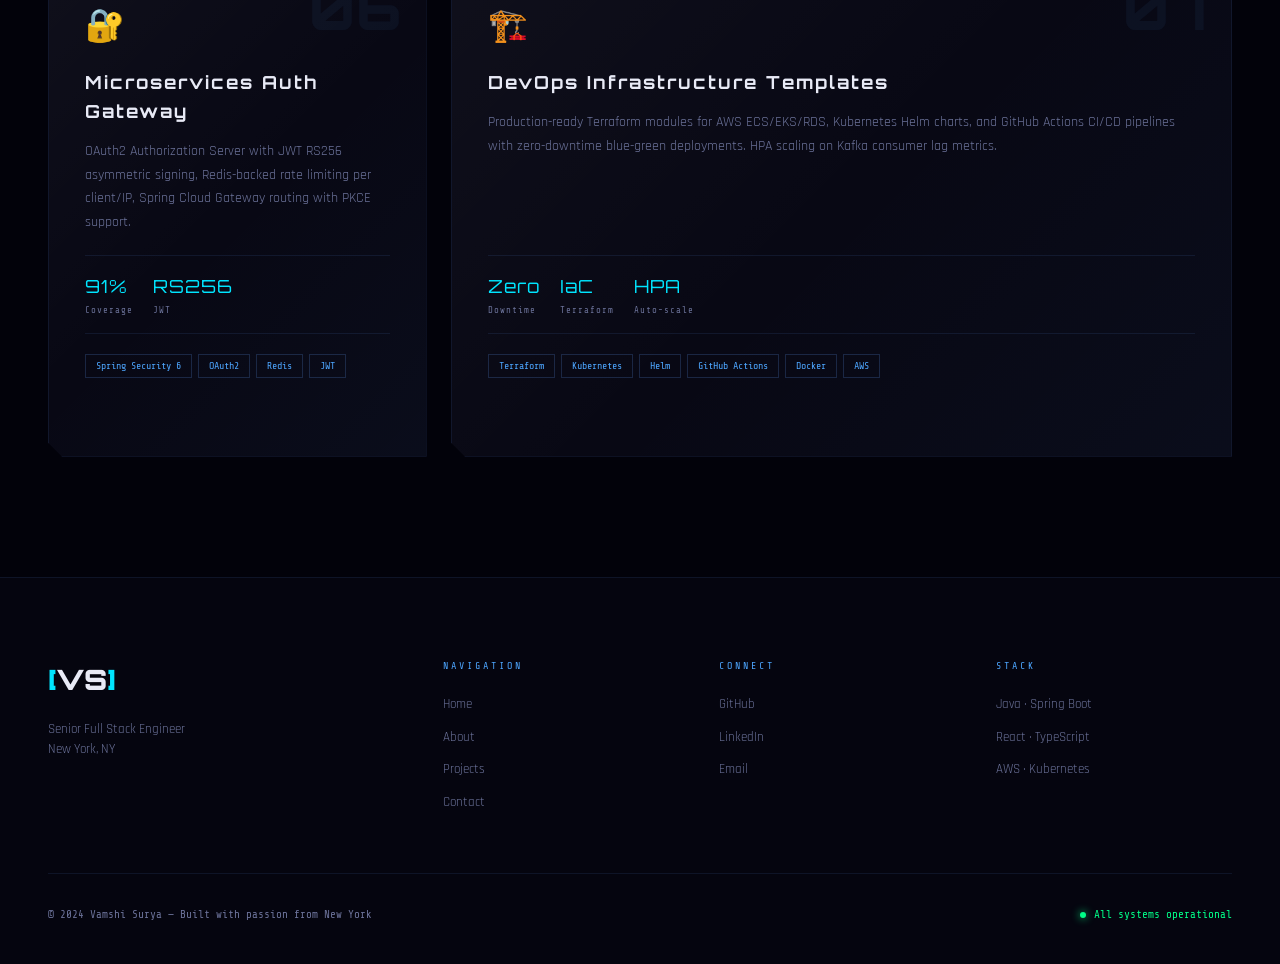
<file: projects.html>
<!DOCTYPE html>
<html lang="en">
<head>
  <meta charset="UTF-8"/>
  <meta name="viewport" content="width=device-width, initial-scale=1.0"/>
  <title>Projects — Vamshi Surya</title>
  <link rel="stylesheet" href="style.css"/>
  <link href="https://fonts.googleapis.com/css2?family=Orbitron:wght@400;700;900&family=Rajdhani:wght@300;400;500;600;700&family=Share+Tech+Mono&display=swap" rel="stylesheet"/>
</head>
<body>
  <canvas id="starfield"></canvas>
  <div class="particles" id="particles"></div>

  <nav class="nav" id="nav">
    <div class="nav-logo"><span class="logo-bracket">[</span><span class="logo-text">VS</span><span class="logo-bracket">]</span></div>
    <ul class="nav-links" id="navLinks">
      <li><a href="index.html"><span class="nav-num">01.</span>Home</a></li>
      <li><a href="about.html"><span class="nav-num">02.</span>About</a></li>
      <li><a href="projects.html" class="active"><span class="nav-num">03.</span>Projects</a></li>
      <li><a href="contact.html"><span class="nav-num">04.</span>Contact</a></li>
    </ul>
    <a href="contact.html" class="nav-cta"><span class="cta-text">HIRE ME</span><span class="cta-line"></span></a>
    <button class="nav-toggle" id="navToggle"><span></span><span></span><span></span></button>
  </nav>

  <section class="page-header">
    <div class="ph-glow"></div>
    <div class="container">
      <div class="section-label" style="justify-content:flex-start;margin-bottom:20px">
        <span class="sl-line" style="width:40px"></span>
        <span class="sl-text">PORTFOLIO</span>
      </div>
      <h1 class="page-title">Projects &<br/><span class="accent-glow">Open Source</span></h1>
      <p style="color:var(--gray);font-size:16px;margin-top:16px;font-family:var(--mono)">7 projects · All repos on GitHub · Click any card to view</p>
    </div>
  </section>

  <section class="all-projects-section">
    <div class="container">
      <div class="projects-3d-grid projects-full-grid">

        <div class="card-3d card-large" onclick="window.open('https://github.com/vamshisurya0512/payment-processing-service','_blank')">
          <div class="card-3d-inner">
            <div class="card-glow"></div>
            <div class="card-number">01</div>
            <div class="card-icon">💳</div>
            <h3>Payment Processing Service</h3>
            <p>High-throughput, event-driven payment microservice built for financial-grade reliability. Exactly-once Kafka semantics, PCI-DSS compliance, Saga pattern for distributed transactions, Resilience4j circuit breakers.</p>
            <div class="card-metrics">
              <div class="cm"><span class="cm-v">5M+</span><span class="cm-l">Daily Txns</span></div>
              <div class="cm"><span class="cm-v">&lt;100ms</span><span class="cm-l">P99 Latency</span></div>
              <div class="cm"><span class="cm-v">87%</span><span class="cm-l">Coverage</span></div>
              <div class="cm"><span class="cm-v">99.9%</span><span class="cm-l">Uptime</span></div>
            </div>
            <div class="card-tags"><span>Java 17</span><span>Spring Boot 3</span><span>Kafka</span><span>PostgreSQL</span><span>AWS EKS</span><span>Docker</span></div>
            <div class="card-arrow">→ VIEW ON GITHUB</div>
          </div>
          <div class="card-shine"></div>
        </div>

        <div class="card-3d" onclick="window.open('https://github.com/vamshisurya0512/transaction-dashboard','_blank')">
          <div class="card-3d-inner">
            <div class="card-glow"></div>
            <div class="card-number">02</div>
            <div class="card-icon">📊</div>
            <h3>Transaction Dashboard</h3>
            <p>Real-time monitoring dashboard with live WebSocket feeds, AI-driven anomaly detection, and interactive Recharts visualizations. Detected payment failures 40% faster than legacy tooling.</p>
            <div class="card-metrics">
              <div class="cm"><span class="cm-v">40%</span><span class="cm-l">Faster</span></div>
              <div class="cm"><span class="cm-v">84%</span><span class="cm-l">Coverage</span></div>
            </div>
            <div class="card-tags"><span>React 18</span><span>TypeScript</span><span>WebSocket</span><span>Redux</span></div>
            <div class="card-arrow">→ VIEW ON GITHUB</div>
          </div>
          <div class="card-shine"></div>
        </div>

        <div class="card-3d" onclick="window.open('https://github.com/vamshisurya0512/iot-telemetry-platform','_blank')">
          <div class="card-3d-inner">
            <div class="card-glow"></div>
            <div class="card-number">03</div>
            <div class="card-icon">📡</div>
            <h3>IoT Telemetry Platform</h3>
            <p>High-throughput IoT device telemetry ingestion and real-time analytics supporting 50,000+ connected devices. Kafka Streams sliding window aggregations, Redis hot-state cache.</p>
            <div class="card-metrics">
              <div class="cm"><span class="cm-v">50K+</span><span class="cm-l">Devices</span></div>
              <div class="cm"><span class="cm-v">85%</span><span class="cm-l">Coverage</span></div>
            </div>
            <div class="card-tags"><span>Java 11</span><span>Kafka Streams</span><span>MongoDB</span><span>Redis</span></div>
            <div class="card-arrow">→ VIEW ON GITHUB</div>
          </div>
          <div class="card-shine"></div>
        </div>

        <div class="card-3d" onclick="window.open('https://github.com/vamshisurya0512/realtime-analytics-ui','_blank')">
          <div class="card-3d-inner">
            <div class="card-glow"></div>
            <div class="card-number">04</div>
            <div class="card-icon">🖥️</div>
            <h3>Realtime Analytics UI</h3>
            <p>D3.js force-directed network topology map and device health heatmap dashboard. NOC-optimized dark mode, WebSocket reconnection with exponential backoff, alert acknowledgment flow.</p>
            <div class="card-metrics">
              <div class="cm"><span class="cm-v">30%</span><span class="cm-l">Errors Reduced</span></div>
              <div class="cm"><span class="cm-v">82%</span><span class="cm-l">Coverage</span></div>
            </div>
            <div class="card-tags"><span>React 18</span><span>D3.js</span><span>TypeScript</span><span>WebSocket</span></div>
            <div class="card-arrow">→ VIEW ON GITHUB</div>
          </div>
          <div class="card-shine"></div>
        </div>

        <div class="card-3d" onclick="window.open('https://github.com/vamshisurya0512/retail-inventory-api','_blank')">
          <div class="card-3d-inner">
            <div class="card-glow"></div>
            <div class="card-number">05</div>
            <div class="card-icon">🛒</div>
            <h3>Retail Inventory API</h3>
            <p>Enterprise REST API for product lifecycle and inventory management with Spring Batch multi-threaded pipelines processing 10M+ SKUs across 200+ retail store locations.</p>
            <div class="card-metrics">
              <div class="cm"><span class="cm-v">10M+</span><span class="cm-l">SKUs</span></div>
              <div class="cm"><span class="cm-v">88%</span><span class="cm-l">Coverage</span></div>
            </div>
            <div class="card-tags"><span>Java 17</span><span>Spring Batch</span><span>Oracle</span><span>MySQL</span></div>
            <div class="card-arrow">→ VIEW ON GITHUB</div>
          </div>
          <div class="card-shine"></div>
        </div>

        <div class="card-3d" onclick="window.open('https://github.com/vamshisurya0512/microservices-auth-gateway','_blank')">
          <div class="card-3d-inner">
            <div class="card-glow"></div>
            <div class="card-number">06</div>
            <div class="card-icon">🔐</div>
            <h3>Microservices Auth Gateway</h3>
            <p>OAuth2 Authorization Server with JWT RS256 asymmetric signing, Redis-backed rate limiting per client/IP, Spring Cloud Gateway routing with PKCE support.</p>
            <div class="card-metrics">
              <div class="cm"><span class="cm-v">91%</span><span class="cm-l">Coverage</span></div>
              <div class="cm"><span class="cm-v">RS256</span><span class="cm-l">JWT</span></div>
            </div>
            <div class="card-tags"><span>Spring Security 6</span><span>OAuth2</span><span>Redis</span><span>JWT</span></div>
            <div class="card-arrow">→ VIEW ON GITHUB</div>
          </div>
          <div class="card-shine"></div>
        </div>

        <div class="card-3d card-large" onclick="window.open('https://github.com/vamshisurya0512/devops-infra-templates','_blank')">
          <div class="card-3d-inner">
            <div class="card-glow"></div>
            <div class="card-number">07</div>
            <div class="card-icon">🏗️</div>
            <h3>DevOps Infrastructure Templates</h3>
            <p>Production-ready Terraform modules for AWS ECS/EKS/RDS, Kubernetes Helm charts, and GitHub Actions CI/CD pipelines with zero-downtime blue-green deployments. HPA scaling on Kafka consumer lag metrics.</p>
            <div class="card-metrics">
              <div class="cm"><span class="cm-v">Zero</span><span class="cm-l">Downtime</span></div>
              <div class="cm"><span class="cm-v">IaC</span><span class="cm-l">Terraform</span></div>
              <div class="cm"><span class="cm-v">HPA</span><span class="cm-l">Auto-scale</span></div>
            </div>
            <div class="card-tags"><span>Terraform</span><span>Kubernetes</span><span>Helm</span><span>GitHub Actions</span><span>Docker</span><span>AWS</span></div>
            <div class="card-arrow">→ VIEW ON GITHUB</div>
          </div>
          <div class="card-shine"></div>
        </div>

      </div>
    </div>
  </section>

  <footer class="footer">
    <div class="container">
      <div class="footer-grid">
        <div class="footer-brand"><div class="footer-logo"><span class="logo-bracket">[</span>VS<span class="logo-bracket">]</span></div><p>Senior Full Stack Engineer<br/>New York, NY</p></div>
        <div class="footer-nav"><div class="fn-title">NAVIGATION</div><a href="index.html">Home</a><a href="about.html">About</a><a href="projects.html">Projects</a><a href="contact.html">Contact</a></div>
        <div class="footer-nav"><div class="fn-title">CONNECT</div><a href="https://github.com/vamshisurya0512" target="_blank">GitHub</a><a href="https://linkedin.com/in/vamshi-surya0512" target="_blank">LinkedIn</a><a href="mailto:vamshi.surya0512@gmail.com">Email</a></div>
        <div class="footer-nav"><div class="fn-title">STACK</div><span>Java · Spring Boot</span><span>React · TypeScript</span><span>AWS · Kubernetes</span></div>
      </div>
      <div class="footer-bottom">
        <span>© 2024 Vamshi Surya — Built with passion from New York</span>
        <span class="footer-status"><span class="live-dot"></span>All systems operational</span>
      </div>
    </div>
  </footer>

  <script src="script.js"></script>
</body>
</html>
</file>
<file: style.css>
/* =====================================================
   VAMSHI SURYA — DEEP SPACE PORTFOLIO
   ===================================================== */

*, *::before, *::after { box-sizing: border-box; margin: 0; padding: 0; }

:root {
  --space:    #02020a;
  --deep:     #05050f;
  --card:     #080814;
  --card2:    #0c0c1a;
  --border:   rgba(100, 160, 255, 0.1);
  --border2:  rgba(100, 160, 255, 0.2);
  --blue:     #4da6ff;
  --blue2:    #1a78ff;
  --cyan:     #00e5ff;
  --glow:     rgba(77, 166, 255, 0.15);
  --glow2:    rgba(0, 229, 255, 0.1);
  --white:    #e8eaf6;
  --gray:     #6b7299;
  --light:    #b0b8d8;
  --display:  'Orbitron', sans-serif;
  --body:     'Rajdhani', sans-serif;
  --mono:     'Share Tech Mono', monospace;
}

html { scroll-behavior: smooth; }
body {
  background: var(--space);
  color: var(--white);
  font-family: var(--body);
  line-height: 1.6;
  overflow-x: hidden;
  cursor: default;
}

/* Custom cursor removed - using default */

::-webkit-scrollbar { width: 3px; }
::-webkit-scrollbar-track { background: var(--deep); }
::-webkit-scrollbar-thumb { background: var(--blue2); }
::selection { background: var(--blue2); color: #fff; }

/* ── STARFIELD ── */
#starfield {
  position: fixed; inset: 0; z-index: 0;
  pointer-events: none;
}

/* ── PARTICLES ── */
.particles {
  position: fixed; inset: 0; z-index: 0;
  pointer-events: none; overflow: hidden;
}
.particle {
  position: absolute;
  width: 2px; height: 2px;
  background: var(--blue);
  border-radius: 50%;
  animation: floatParticle linear infinite;
  opacity: 0;
}
@keyframes floatParticle {
  0%   { transform: translateY(100vh) translateX(0); opacity: 0; }
  10%  { opacity: 0.6; }
  90%  { opacity: 0.6; }
  100% { transform: translateY(-100px) translateX(var(--drift)); opacity: 0; }
}

/* ── CONTAINER ── */
.container { max-width: 1280px; margin: 0 auto; padding: 0 48px; position: relative; z-index: 1; }

/* ── ACCENT ── */
.accent-glow {
  color: var(--cyan);
  text-shadow: 0 0 20px rgba(0,229,255,0.5), 0 0 40px rgba(0,229,255,0.3);
}

/* ── LIVE DOT ── */
.live-dot {
  display: inline-block;
  width: 6px; height: 6px;
  background: #00ff88;
  border-radius: 50%;
  animation: livePulse 2s infinite;
  box-shadow: 0 0 8px #00ff88;
}
@keyframes livePulse { 0%,100%{opacity:1;transform:scale(1)} 50%{opacity:0.5;transform:scale(0.8)} }

/* =====================================================
   NAVIGATION
   ===================================================== */
.nav {
  position: fixed; top: 0; left: 0; right: 0; z-index: 100;
  display: flex; align-items: center; justify-content: space-between;
  padding: 24px 60px;
  background: rgba(2, 2, 10, 0.7);
  backdrop-filter: blur(24px);
  border-bottom: 1px solid var(--border);
  transition: padding 0.3s;
}
.nav.scrolled { padding: 16px 60px; }
.nav-logo {
  font-family: var(--display);
  font-size: 22px; font-weight: 900;
  letter-spacing: 4px;
}
.logo-bracket { color: var(--cyan); }
.logo-text { color: var(--white); }

.nav-links { display: flex; gap: 40px; list-style: none; }
.nav-links a {
  font-family: var(--mono); font-size: 13px;
  color: var(--gray); text-decoration: none;
  letter-spacing: 1px; transition: color 0.2s;
  display: flex; align-items: center; gap: 6px;
}
.nav-links a:hover, .nav-links a.active { color: var(--white); }
.nav-links a.active { color: var(--cyan); }
.nav-num { color: var(--blue2); font-size: 11px; }

.nav-cta {
  position: relative;
  font-family: var(--display); font-size: 11px;
  font-weight: 700; letter-spacing: 3px;
  color: var(--cyan); text-decoration: none;
  padding: 10px 28px;
  border: 1px solid var(--cyan);
  transition: all 0.3s;
  overflow: hidden;
}
.nav-cta::before {
  content: ''; position: absolute; inset: 0;
  background: var(--cyan); transform: translateX(-100%);
  transition: transform 0.3s;
}
.nav-cta:hover::before { transform: translateX(0); }
.nav-cta:hover .cta-text { color: var(--space); }
.cta-text { position: relative; z-index: 1; }

.nav-toggle { display: none; background: none; border: none; flex-direction: column; gap: 5px; padding: 4px; }
.nav-toggle span { display: block; width: 24px; height: 2px; background: var(--white); transition: all 0.3s; }

/* =====================================================
   HERO — SPLIT SCREEN
   ===================================================== */
.hero {
  position: relative; min-height: 100vh;
  display: grid; grid-template-columns: 1fr 1fr;
  overflow: hidden;
}

/* LEFT SIDE */
.hero-left {
  position: relative; z-index: 1;
  display: flex; align-items: center; justify-content: center;
  padding: 120px 40px 80px 40px;
  background: linear-gradient(135deg, rgba(77,166,255,0.03) 0%, transparent 60%);
  border-right: 1px solid var(--border);
  overflow: hidden;
}

.photo-container { position: relative; }

/* Orbital rings */
.photo-rings { position: absolute; inset: -60px; }
.ring {
  position: absolute; border-radius: 50%;
  border: 1px solid var(--border);
  top: 50%; left: 50%; transform: translate(-50%, -50%);
}
.ring-1 { width: 340px; height: 340px; border-color: rgba(77,166,255,0.15); animation: spinRing 20s linear infinite; }
.ring-2 { width: 420px; height: 420px; border-color: rgba(77,166,255,0.08); animation: spinRing 30s linear infinite reverse; }
.ring-3 { width: 500px; height: 500px; border-color: rgba(77,166,255,0.04); animation: spinRing 45s linear infinite; }
.ring-1::before, .ring-2::before, .ring-3::before {
  content: ''; position: absolute;
  width: 6px; height: 6px;
  background: var(--cyan);
  border-radius: 50%;
  top: -3px; left: 50%;
  box-shadow: 0 0 10px var(--cyan);
}
@keyframes spinRing { from{transform:translate(-50%,-50%) rotate(0)} to{transform:translate(-50%,-50%) rotate(360deg)} }

.photo-wrap {
  position: relative; width: 260px; height: 320px;
  clip-path: polygon(8% 0, 100% 0, 100% 92%, 92% 100%, 0 100%, 0 8%);
  overflow: hidden;
  flex-shrink: 0;
}
.hero-photo {
  width: 100%; height: 100%;
  object-fit: cover; object-position: top center;
  display: block; filter: contrast(1.1) saturate(0.9);
}
.photo-overlay {
  position: absolute; inset: 0;
  background: linear-gradient(
    135deg,
    rgba(77,166,255,0.15) 0%,
    transparent 50%,
    rgba(0,229,255,0.1) 100%
  );
}
.photo-scanlines {
  position: absolute; inset: 0;
  background: repeating-linear-gradient(
    0deg,
    transparent, transparent 2px,
    rgba(0,0,0,0.15) 2px, rgba(0,0,0,0.15) 4px
  );
  pointer-events: none;
}

/* Corner decorations */
.photo-corner {
  position: absolute; width: 16px; height: 16px;
  border-color: var(--cyan); border-style: solid;
}
.photo-corner.tl { top: -2px; left: -2px; border-width: 2px 0 0 2px; }
.photo-corner.tr { top: -2px; right: -2px; border-width: 2px 2px 0 0; }
.photo-corner.bl { bottom: -2px; left: -2px; border-width: 0 0 2px 2px; }
.photo-corner.br { bottom: -2px; right: -2px; border-width: 0 2px 2px 0; }

/* Data badges */
.data-badge {
  position: absolute;
  background: rgba(8, 8, 20, 0.9);
  border: 1px solid var(--border2);
  padding: 10px 16px; border-radius: 4px;
  backdrop-filter: blur(10px);
}
.badge-top { top: 20px; right: -80px; border-left: 2px solid var(--blue); }
.badge-bottom { bottom: 40px; left: -80px; border-left: 2px solid var(--cyan); }
.db-label { display: block; font-family: var(--mono); font-size: 9px; color: var(--gray); letter-spacing: 2px; }
.db-val { display: block; font-family: var(--mono); font-size: 12px; color: var(--white); font-weight: bold; margin-top: 2px; }

.status-indicator {
  position: absolute; bottom: -20px; left: 50%; transform: translateX(-50%);
  display: flex; align-items: center; gap: 8px;
  background: rgba(0,255,136,0.1);
  border: 1px solid rgba(0,255,136,0.3);
  padding: 6px 16px; border-radius: 20px;
  font-family: var(--mono); font-size: 10px; color: #00ff88;
  letter-spacing: 2px; white-space: nowrap;
}

/* RIGHT SIDE */
.hero-right {
  position: relative; z-index: 1;
  display: flex; align-items: center;
  padding: 120px 80px 80px 80px;
}

.hero-eyebrow {
  display: flex; align-items: center; gap: 16px;
  margin-bottom: 24px;
  animation: slideRight 0.8s 0.2s ease both;
}
.eyebrow-line { flex: 0 0 40px; height: 1px; background: var(--blue); }
.eyebrow-text { font-family: var(--mono); font-size: 11px; color: var(--blue); letter-spacing: 3px; }

.hero-name {
  display: flex; flex-direction: column;
  margin-bottom: 24px;
  animation: slideRight 0.8s 0.3s ease both;
}
.name-line {
  font-family: var(--display);
  font-size: clamp(60px, 7vw, 88px);
  font-weight: 900; line-height: 0.95;
  letter-spacing: 6px;
  color: var(--white);
}
.accent-line {
  color: transparent;
  -webkit-text-stroke: 2px var(--cyan);
  text-shadow: none;
  position: relative;
}
.accent-line::after {
  content: attr(data-text);
  position: absolute; left: 0; top: 0;
  color: var(--cyan); opacity: 0.15;
  filter: blur(8px);
}

.hero-tagline {
  font-family: var(--mono); font-size: 16px;
  color: var(--cyan); margin-bottom: 20px;
  animation: slideRight 0.8s 0.4s ease both;
}
.tagline-prefix { color: var(--gray); }
.cursor-blink { animation: blink 1s infinite; }
@keyframes blink { 0%,100%{opacity:1} 50%{opacity:0} }

.hero-desc {
  font-size: 16px; color: var(--light); line-height: 1.8;
  margin-bottom: 32px; max-width: 480px;
  animation: slideRight 0.8s 0.5s ease both;
}
.hero-desc strong { color: var(--white); }

.hero-stats-row {
  display: flex; align-items: center; gap: 0;
  margin-bottom: 28px;
  padding: 20px 0; border-top: 1px solid var(--border); border-bottom: 1px solid var(--border);
  animation: slideRight 0.8s 0.6s ease both;
}
.hstat { text-align: center; padding: 0 24px; }
.hstat:first-child { padding-left: 0; }
.hstat-val { font-family: var(--display); font-size: 28px; color: var(--cyan); letter-spacing: 2px; }
.hstat-label { font-family: var(--mono); font-size: 10px; color: var(--gray); letter-spacing: 1px; margin-top: 2px; }
.hstat-sep { width: 1px; height: 36px; background: var(--border); }

.hero-stack {
  display: flex; align-items: center; gap: 16px;
  margin-bottom: 40px;
  animation: slideRight 0.8s 0.7s ease both;
}
.stack-label { font-family: var(--mono); font-size: 11px; color: var(--gray); letter-spacing: 2px; white-space: nowrap; }
.stack-pills { display: flex; flex-wrap: wrap; gap: 8px; }
.stack-pills span {
  font-family: var(--mono); font-size: 11px;
  color: var(--blue); border: 1px solid var(--border2);
  padding: 4px 12px; border-radius: 2px;
  transition: all 0.2s;
}
.stack-pills span:hover { background: rgba(77,166,255,0.1); border-color: var(--blue); }

.hero-actions {
  display: flex; align-items: center; gap: 20px; flex-wrap: wrap;
  animation: slideRight 0.8s 0.8s ease both;
}
.social-links { display: flex; gap: 12px; }
.social-link {
  width: 40px; height: 40px;
  display: flex; align-items: center; justify-content: center;
  border: 1px solid var(--border); border-radius: 4px;
  font-family: var(--mono); font-size: 11px; color: var(--gray);
  text-decoration: none; transition: all 0.2s;
}
.social-link:hover { border-color: var(--blue); color: var(--blue); background: rgba(77,166,255,0.08); }

/* SCROLL HINT */
.scroll-hint {
  position: absolute; bottom: 40px; left: 50%;
  transform: translateX(-50%);
  display: flex; flex-direction: column; align-items: center; gap: 8px;
  font-family: var(--mono); font-size: 9px; color: var(--gray);
  letter-spacing: 3px; z-index: 2;
  animation: fadeIn 1s 1.5s ease both;
}
.scroll-mouse {
  width: 22px; height: 36px;
  border: 1px solid var(--gray); border-radius: 11px;
  display: flex; justify-content: center; padding-top: 6px;
}
.scroll-wheel {
  width: 3px; height: 6px;
  background: var(--blue); border-radius: 2px;
  animation: scrollWheel 2s infinite;
}
@keyframes scrollWheel { 0%{transform:translateY(0);opacity:1} 100%{transform:translateY(12px);opacity:0} }

/* =====================================================
   BUTTONS
   ===================================================== */
.btn-space {
  position: relative; display: inline-flex; align-items: center;
  overflow: hidden; text-decoration: none; cursor: pointer;
  font-family: var(--display); font-size: 12px;
  font-weight: 700; letter-spacing: 3px;
  color: var(--space);
  background: var(--cyan);
  padding: 14px 36px;
  border: none; border-radius: 0;
  clip-path: polygon(0 0, calc(100% - 10px) 0, 100% 10px, 100% 100%, 10px 100%, 0 calc(100% - 10px));
  transition: all 0.3s;
}
.btn-space:hover { background: var(--white); transform: translateY(-2px); }
.btn-space:hover .btn-glow { opacity: 1; }
.btn-inner { position: relative; z-index: 1; }
.btn-glow {
  position: absolute; inset: 0;
  background: radial-gradient(circle at center, rgba(0,229,255,0.4), transparent);
  opacity: 0; transition: opacity 0.3s;
}

.btn-outline {
  display: inline-flex; align-items: center;
  font-family: var(--display); font-size: 11px;
  font-weight: 700; letter-spacing: 3px;
  color: var(--blue); background: transparent;
  padding: 14px 36px; border: 1px solid var(--border2);
  text-decoration: none; transition: all 0.3s; cursor: pointer;
}
.btn-outline:hover { border-color: var(--blue); background: rgba(77,166,255,0.05); color: var(--cyan); }

/* =====================================================
   SECTION LABELS
   ===================================================== */
.section-label {
  display: flex; align-items: center; justify-content: center; gap: 20px;
  margin-bottom: 60px;
}
.sl-line { flex: 1; max-width: 80px; height: 1px; background: linear-gradient(90deg, transparent, var(--border2)); }
.sl-line:last-child { background: linear-gradient(90deg, var(--border2), transparent); }
.sl-text { font-family: var(--mono); font-size: 11px; color: var(--blue); letter-spacing: 4px; }

/* =====================================================
   CURRENTLY SECTION
   ===================================================== */
.currently-section { padding: 120px 0; }
.currently-card {
  position: relative; overflow: hidden;
  display: grid; grid-template-columns: 1.2fr 1fr; gap: 60px;
  background: var(--card); border: 1px solid var(--border);
  border-top: 2px solid var(--cyan);
  padding: 60px;
  clip-path: polygon(0 0, calc(100% - 20px) 0, 100% 20px, 100% 100%, 20px 100%, 0 calc(100% - 20px));
}
.cc-glow {
  position: absolute; top: -100px; right: -100px;
  width: 400px; height: 400px;
  background: radial-gradient(circle, rgba(0,229,255,0.06), transparent);
  pointer-events: none;
}
.cc-grid {
  position: absolute; inset: 0;
  background-image: linear-gradient(rgba(77,166,255,0.02) 1px, transparent 1px),
    linear-gradient(90deg, rgba(77,166,255,0.02) 1px, transparent 1px);
  background-size: 40px 40px;
  pointer-events: none;
}
.cc-company { font-family: var(--display); font-size: 32px; letter-spacing: 4px; color: var(--white); margin-bottom: 8px; }
.cc-role { font-family: var(--mono); font-size: 13px; color: var(--cyan); letter-spacing: 2px; margin-bottom: 20px; }
.cc-left p { font-size: 15px; color: var(--light); line-height: 1.8; margin-bottom: 28px; }
.cc-left strong { color: var(--cyan); }
.cc-tags { display: flex; flex-wrap: wrap; gap: 8px; }
.cc-tags span {
  font-family: var(--mono); font-size: 11px; color: var(--blue);
  border: 1px solid var(--border2); padding: 4px 12px;
}

.cc-right { display: flex; flex-direction: column; gap: 24px; justify-content: center; }
.cc-metric {}
.ccm-val { font-family: var(--display); font-size: 22px; color: var(--white); letter-spacing: 2px; margin-bottom: 4px; }
.ccm-label { font-family: var(--mono); font-size: 10px; color: var(--gray); letter-spacing: 2px; margin-bottom: 8px; }
.ccm-bar { height: 2px; background: var(--border); border-radius: 1px; }
.ccm-fill { height: 100%; background: linear-gradient(90deg, var(--blue2), var(--cyan)); border-radius: 1px; }

/* =====================================================
   TECH ORBIT GRID
   ===================================================== */
.orbit-section { padding: 80px 0; }
.orbit-grid { display: grid; grid-template-columns: repeat(4, 1fr); gap: 2px; }
.orbit-category {
  background: var(--card); border: 1px solid var(--border);
  padding: 40px 32px; position: relative; overflow: hidden;
  transition: border-color 0.3s;
}
.orbit-category:hover { border-color: var(--border2); }
.orbit-category::before {
  content: ''; position: absolute; top: 0; left: 0; right: 0;
  height: 2px;
  background: linear-gradient(90deg, transparent, var(--blue), transparent);
  opacity: 0; transition: opacity 0.3s;
}
.orbit-category:hover::before { opacity: 1; }
.oc-title { font-family: var(--mono); font-size: 10px; color: var(--blue); letter-spacing: 3px; margin-bottom: 24px; }
.oc-items { display: flex; flex-direction: column; gap: 12px; }
.oc-item {
  display: flex; align-items: center; gap: 10px;
  font-size: 14px; color: var(--light); font-weight: 500;
}
.oci-dot { width: 4px; height: 4px; background: var(--cyan); border-radius: 50%; flex-shrink: 0; box-shadow: 0 0 6px var(--cyan); }

/* =====================================================
   3D FLOATING PROJECT CARDS
   ===================================================== */
.projects-section { padding: 100px 0; }
.projects-3d-grid {
  display: grid;
  grid-template-columns: repeat(3, 1fr);
  gap: 24px;
}
.projects-full-grid {
  grid-template-columns: repeat(3, 1fr);
}

.card-3d {
  position: relative;
  background: var(--card);
  border: 1px solid var(--border);
  cursor: pointer;
  transition: transform 0.1s ease, box-shadow 0.3s;
  transform-style: preserve-3d;
  will-change: transform;
  clip-path: polygon(0 0, calc(100% - 14px) 0, 100% 14px, 100% 100%, 14px 100%, 0 calc(100% - 14px));
}
.card-3d:hover {
  box-shadow:
    0 20px 60px rgba(77,166,255,0.15),
    0 0 0 1px rgba(77,166,255,0.2),
    inset 0 1px 0 rgba(255,255,255,0.05);
}
.card-large { grid-column: span 2; }

.card-3d-inner { padding: 40px 36px; position: relative; z-index: 1; height: 100%; display: flex; flex-direction: column; }

.card-glow {
  position: absolute; inset: 0; z-index: 0;
  background: radial-gradient(ellipse at top left, rgba(77,166,255,0.08), transparent 60%);
  opacity: 0; transition: opacity 0.3s; pointer-events: none;
}
.card-3d:hover .card-glow { opacity: 1; }

.card-shine {
  position: absolute; inset: 0;
  background: linear-gradient(
    135deg,
    rgba(255,255,255,0.03) 0%,
    transparent 50%,
    rgba(77,166,255,0.03) 100%
  );
  pointer-events: none;
}

.card-number {
  font-family: var(--display); font-size: 56px; font-weight: 900;
  color: rgba(77,166,255,0.06); line-height: 1;
  position: absolute; top: 20px; right: 24px;
}
.card-icon { font-size: 32px; margin-bottom: 16px; }
.card-3d-inner h3 {
  font-family: var(--display); font-size: 18px;
  letter-spacing: 2px; color: var(--white); margin-bottom: 14px;
}
.card-3d-inner p { font-size: 14px; color: var(--gray); line-height: 1.7; margin-bottom: 20px; flex: 1; }

.card-metrics { display: flex; gap: 20px; margin-bottom: 20px; padding: 16px 0; border-top: 1px solid var(--border); border-bottom: 1px solid var(--border); }
.cm { display: flex; flex-direction: column; }
.cm-v { font-family: var(--display); font-size: 18px; color: var(--cyan); letter-spacing: 1px; }
.cm-l { font-family: var(--mono); font-size: 9px; color: var(--gray); letter-spacing: 1px; margin-top: 2px; }

.card-tags { display: flex; flex-wrap: wrap; gap: 6px; margin-bottom: 20px; }
.card-tags span {
  font-family: var(--mono); font-size: 10px; color: var(--blue);
  border: 1px solid var(--border2); padding: 3px 10px;
}
.card-arrow {
  font-family: var(--mono); font-size: 11px; color: var(--gray);
  letter-spacing: 2px; opacity: 0; transform: translateY(4px);
  transition: all 0.2s; margin-top: auto;
}
.card-3d:hover .card-arrow { opacity: 1; transform: translateY(0); color: var(--cyan); }

.view-all-wrap { text-align: center; margin-top: 60px; }

/* =====================================================
   EXPERIENCE
   ===================================================== */
.exp-section { padding: 100px 0; }
.exp-grid { display: grid; grid-template-columns: repeat(4, 1fr); gap: 2px; }
.exp-card {
  background: var(--card); border: 1px solid var(--border);
  padding: 40px 32px; position: relative;
  transition: border-color 0.3s;
}
.exp-card:hover { border-color: var(--border2); }
.active-exp { border-top: 2px solid var(--cyan); }
.edu-card { border-top: 2px solid var(--blue2); }
.exp-year { font-family: var(--mono); font-size: 11px; color: var(--gray); letter-spacing: 2px; margin-bottom: 12px; }
.exp-company { font-family: var(--display); font-size: 20px; letter-spacing: 2px; color: var(--white); margin-bottom: 6px; }
.exp-role { font-family: var(--mono); font-size: 12px; color: var(--blue); letter-spacing: 1px; margin-bottom: 16px; }
.exp-card p { font-size: 13px; color: var(--gray); line-height: 1.6; }
.exp-tag-live {
  position: absolute; top: 20px; right: 20px;
  display: flex; align-items: center; gap: 6px;
  font-family: var(--mono); font-size: 9px; color: #00ff88;
  border: 1px solid rgba(0,255,136,0.3);
  padding: 4px 10px; border-radius: 20px;
  background: rgba(0,255,136,0.05);
}

/* =====================================================
   CTA SECTION
   ===================================================== */
.cta-section { padding: 100px 0; }
.cta-wrap {
  position: relative; overflow: hidden;
  background: var(--card); border: 1px solid var(--border);
  padding: 100px 80px; text-align: center;
  clip-path: polygon(0 0, calc(100% - 30px) 0, 100% 30px, 100% 100%, 30px 100%, 0 calc(100% - 30px));
}
.cta-stars { position: absolute; inset: 0; pointer-events: none; }
.cta-glow-1, .cta-glow-2 {
  position: absolute; border-radius: 50%; filter: blur(100px); pointer-events: none;
}
.cta-glow-1 { width: 400px; height: 400px; background: rgba(77,166,255,0.08); top: -100px; left: -100px; }
.cta-glow-2 { width: 300px; height: 300px; background: rgba(0,229,255,0.06); bottom: -80px; right: -80px; }
.cta-title {
  font-family: var(--display); font-size: clamp(40px, 5vw, 64px);
  letter-spacing: 4px; line-height: 1.1; margin: 32px 0 20px;
}
.cta-section p { font-size: 16px; color: var(--gray); margin-bottom: 48px; }
.cta-actions { display: flex; align-items: center; justify-content: center; gap: 24px; flex-wrap: wrap; }

/* =====================================================
   PAGE HEADER
   ===================================================== */
.page-header {
  position: relative; padding: 160px 0 80px;
  border-bottom: 1px solid var(--border); overflow: hidden;
}
.ph-glow {
  position: absolute; top: -100px; left: 50%; transform: translateX(-50%);
  width: 600px; height: 300px;
  background: radial-gradient(ellipse, rgba(77,166,255,0.06), transparent);
  pointer-events: none;
}
.page-title {
  font-family: var(--display);
  font-size: clamp(48px, 7vw, 80px);
  letter-spacing: 4px; line-height: 1.1;
}

/* =====================================================
   ABOUT PAGE
   ===================================================== */
.about-section { padding: 100px 0; }
.about-layout { display: grid; grid-template-columns: 380px 1fr; gap: 80px; align-items: start; }

.about-photo-wrap {
  position: relative;
  clip-path: polygon(8% 0, 100% 0, 100% 92%, 92% 100%, 0 100%, 0 8%);
  overflow: hidden; margin-bottom: 32px;
}
.about-photo-wrap img { width: 100%; aspect-ratio: 3/4; object-fit: cover; object-position: top; display: block; filter: contrast(1.05); }
.about-photo-overlay {
  position: absolute; inset: 0;
  background: linear-gradient(135deg, rgba(77,166,255,0.15), transparent 50%, rgba(0,229,255,0.08));
}
.about-rings { position: absolute; inset: 0; pointer-events: none; }
.ar-1, .ar-2 {
  position: absolute; top: 50%; left: 50%; border-radius: 50%;
  border: 1px solid var(--border); transform: translate(-50%,-50%);
}
.ar-1 { width: 120%; height: 120%; }
.ar-2 { width: 140%; height: 140%; border-color: rgba(77,166,255,0.05); }
.about-corners { position: absolute; inset: 0; }
.ac { position: absolute; width: 20px; height: 20px; border-color: var(--cyan); border-style: solid; }
.ac.tl { top: 0; left: 0; border-width: 2px 0 0 2px; }
.ac.tr { top: 0; right: 0; border-width: 2px 2px 0 0; }
.ac.bl { bottom: 0; left: 0; border-width: 0 0 2px 2px; }
.ac.br { bottom: 0; right: 0; border-width: 0 2px 2px 0; }

.about-facts { display: flex; flex-direction: column; }
.af-row { display: flex; justify-content: space-between; align-items: center; padding: 12px 0; border-bottom: 1px solid var(--border); }
.af-label { font-family: var(--mono); font-size: 10px; color: var(--gray); letter-spacing: 2px; }
.af-val { font-family: var(--mono); font-size: 12px; color: var(--light); }
.available-text { color: #00ff88; display: flex; align-items: center; gap: 6px; }

.about-text-col h2 { font-family: var(--display); font-size: clamp(32px, 4vw, 48px); letter-spacing: 3px; line-height: 1.1; margin-bottom: 28px; }
.about-text-col p { font-size: 15px; color: var(--light); line-height: 1.9; margin-bottom: 20px; }
.about-text-col strong { color: var(--white); }

.skills-block { margin: 32px 0; display: flex; flex-direction: column; gap: 16px; }
.skill-row { display: flex; align-items: center; gap: 16px; }
.sk-name { font-family: var(--mono); font-size: 12px; color: var(--light); width: 200px; flex-shrink: 0; }
.sk-bar { flex: 1; height: 2px; background: var(--border); border-radius: 1px; }
.sk-fill { height: 100%; background: linear-gradient(90deg, var(--blue2), var(--cyan)); border-radius: 1px; transition: width 1.5s ease; }
.sk-pct { font-family: var(--mono); font-size: 11px; color: var(--gray); width: 36px; text-align: right; }
.about-actions { display: flex; gap: 16px; margin-top: 40px; }

/* VALUES */
.values-section { padding: 80px 0; }
.values-grid { display: grid; grid-template-columns: repeat(4, 1fr); gap: 2px; }
.value-card-space {
  position: relative; background: var(--card); border: 1px solid var(--border);
  padding: 40px 32px; overflow: hidden; transition: border-color 0.3s;
}
.value-card-space:hover { border-color: var(--border2); }
.value-card-space:hover .vc-glow { opacity: 1; }
.vc-icon { font-size: 36px; margin-bottom: 20px; }
.vc-glow {
  position: absolute; inset: 0;
  background: radial-gradient(circle at top left, rgba(77,166,255,0.06), transparent);
  opacity: 0; transition: opacity 0.3s; pointer-events: none;
}
.value-card-space h3 { font-family: var(--display); font-size: 16px; letter-spacing: 2px; margin-bottom: 12px; }
.value-card-space p { font-size: 13px; color: var(--gray); line-height: 1.7; }

/* =====================================================
   CONTACT PAGE
   ===================================================== */
.contact-section { padding: 100px 0; }
.contact-layout { display: grid; grid-template-columns: 1fr 1fr; gap: 80px; }
.contact-left h2 { font-family: var(--display); font-size: 36px; letter-spacing: 3px; margin-bottom: 20px; }
.contact-left p { font-size: 15px; color: var(--light); line-height: 1.8; margin-bottom: 40px; }

.contact-cards-space { display: flex; flex-direction: column; gap: 12px; margin-bottom: 40px; }
.ccs-card {
  display: flex; align-items: center; gap: 16px;
  background: var(--card); border: 1px solid var(--border);
  padding: 18px 24px; text-decoration: none; position: relative; overflow: hidden;
  transition: all 0.3s; cursor: pointer;
}
.ccs-card:not(.no-hover):hover { border-color: var(--border2); transform: translateX(4px); }
.ccs-card:not(.no-hover):hover .ccs-glow { opacity: 1; }
.ccs-icon { font-size: 24px; }
.ccs-glow { position: absolute; inset: 0; background: linear-gradient(90deg, rgba(77,166,255,0.05), transparent); opacity: 0; transition: opacity 0.3s; pointer-events: none; }
.ccs-label { font-family: var(--mono); font-size: 9px; color: var(--gray); letter-spacing: 2px; margin-bottom: 4px; }
.ccs-val { font-size: 13px; color: var(--white); font-weight: 600; }
.ccs-arrow { margin-left: auto; color: var(--blue); font-size: 18px; }

.avail-badge {
  display: inline-flex; align-items: center; gap: 10px;
  font-family: var(--mono); font-size: 11px; color: #00ff88;
  border: 1px solid rgba(0,255,136,0.2); padding: 10px 20px;
  background: rgba(0,255,136,0.05);
}

.contact-form-wrap {
  background: var(--card); border: 1px solid var(--border);
  clip-path: polygon(0 0, calc(100% - 16px) 0, 100% 16px, 100% 100%, 16px 100%, 0 calc(100% - 16px));
  overflow: hidden;
}
.cfm-header {
  display: flex; align-items: center; justify-content: space-between;
  padding: 16px 32px; background: var(--card2);
  border-bottom: 1px solid var(--border);
}
.cfm-title { font-family: var(--mono); font-size: 11px; color: var(--blue); letter-spacing: 3px; }
.cfm-dots { display: flex; gap: 6px; }
.cfm-dots span { width: 10px; height: 10px; border-radius: 50%; background: var(--border); }
.cfm-dots span:nth-child(1) { background: #ff5f57; }
.cfm-dots span:nth-child(2) { background: #febc2e; }
.cfm-dots span:nth-child(3) { background: #28c840; }

.contact-form { padding: 32px; display: flex; flex-direction: column; gap: 20px; }
.fg { display: flex; flex-direction: column; gap: 8px; }
.fg label { font-family: var(--mono); font-size: 10px; color: var(--gray); letter-spacing: 2px; }
.fg input, .fg textarea, .fg select {
  background: var(--deep); border: 1px solid var(--border);
  color: var(--white); font-family: var(--body); font-size: 14px;
  padding: 12px 16px; outline: none; border-radius: 0; resize: vertical;
  transition: border-color 0.2s; cursor: pointer;
}
.fg input:focus, .fg textarea:focus, .fg select:focus { border-color: var(--blue); }
.fg select option { background: var(--card); }
.form-btn { width: 100%; justify-content: center; }
.form-alt { font-family: var(--mono); font-size: 11px; color: var(--gray); text-align: center; }
.form-alt a { color: var(--blue); text-decoration: none; }

/* =====================================================
   FOOTER
   ===================================================== */
.footer {
  border-top: 1px solid var(--border);
  padding: 80px 0 40px;
  background: var(--deep);
  position: relative; z-index: 1;
}
.footer-grid { display: grid; grid-template-columns: 1.5fr 1fr 1fr 1fr; gap: 40px; margin-bottom: 60px; }
.footer-brand .footer-logo { font-family: var(--display); font-size: 28px; font-weight: 900; margin-bottom: 16px; }
.footer-brand p { font-size: 13px; color: var(--gray); line-height: 1.6; }
.footer-nav { display: flex; flex-direction: column; gap: 12px; }
.fn-title { font-family: var(--mono); font-size: 10px; color: var(--blue); letter-spacing: 3px; margin-bottom: 8px; }
.footer-nav a, .footer-nav span { font-size: 13px; color: var(--gray); text-decoration: none; transition: color 0.2s; cursor: pointer; }
.footer-nav a:hover { color: var(--white); }
.footer-bottom {
  display: flex; justify-content: space-between; align-items: center;
  padding-top: 32px; border-top: 1px solid var(--border);
  font-family: var(--mono); font-size: 11px; color: var(--gray);
  flex-wrap: wrap; gap: 8px;
}
.footer-status { display: flex; align-items: center; gap: 8px; color: #00ff88; }

/* =====================================================
   ALL PROJECTS PAGE
   ===================================================== */
.all-projects-section { padding: 80px 0 120px; }

/* =====================================================
   REVEAL ANIMATIONS
   ===================================================== */
.reveal-section { opacity: 0; transform: translateY(40px); transition: opacity 0.8s ease, transform 0.8s ease; }
.reveal-section.visible { opacity: 1; transform: translateY(0); }

@keyframes slideRight { from{opacity:0;transform:translateX(-30px)} to{opacity:1;transform:translateX(0)} }
@keyframes fadeIn { from{opacity:0} to{opacity:1} }

/* =====================================================
   RESPONSIVE
   ===================================================== */
@media (max-width: 1200px) {
  .container { padding: 0 32px; }
  .hero { grid-template-columns: 1fr; min-height: auto; }
  .hero-left { border-right: none; padding: 140px 32px 40px; justify-content: flex-start; }
  .photo-container { display: flex; justify-content: center; }
  .hero-right { padding: 40px 32px 80px; }
  .badge-top, .badge-bottom { display: none; }
  .orbit-grid { grid-template-columns: repeat(2, 1fr); }
  .exp-grid { grid-template-columns: repeat(2, 1fr); }
  .currently-card { grid-template-columns: 1fr; }
}

@media (max-width: 900px) {
  .nav { padding: 16px 24px; }
  .nav-links { display: none; position: absolute; top: 100%; left: 0; right: 0; background: var(--deep); padding: 24px; flex-direction: column; gap: 16px; border-bottom: 1px solid var(--border); }
  .nav-links.open { display: flex; }
  .nav-cta { display: none; }
  .nav-toggle { display: flex; }
  .projects-3d-grid { grid-template-columns: 1fr; }
  .card-large { grid-column: span 1; }
  .about-layout { grid-template-columns: 1fr; }
  .contact-layout { grid-template-columns: 1fr; }
  .footer-grid { grid-template-columns: 1fr 1fr; }
  .values-grid { grid-template-columns: 1fr 1fr; }
  .orbit-grid { grid-template-columns: 1fr 1fr; }
  .exp-grid { grid-template-columns: 1fr; }
}

@media (max-width: 640px) {
  .hero-right { padding: 24px 24px 60px; }
  .name-line { font-size: 52px; }
  .hstat-val { font-size: 22px; }
  .cta-wrap { padding: 60px 32px; }
  .footer-grid { grid-template-columns: 1fr; }
  .values-grid { grid-template-columns: 1fr; }
  .orbit-grid { grid-template-columns: 1fr; }
  .hero-stats-row { flex-wrap: wrap; gap: 16px; }
  .hstat-sep { display: none; }
}
</file>
